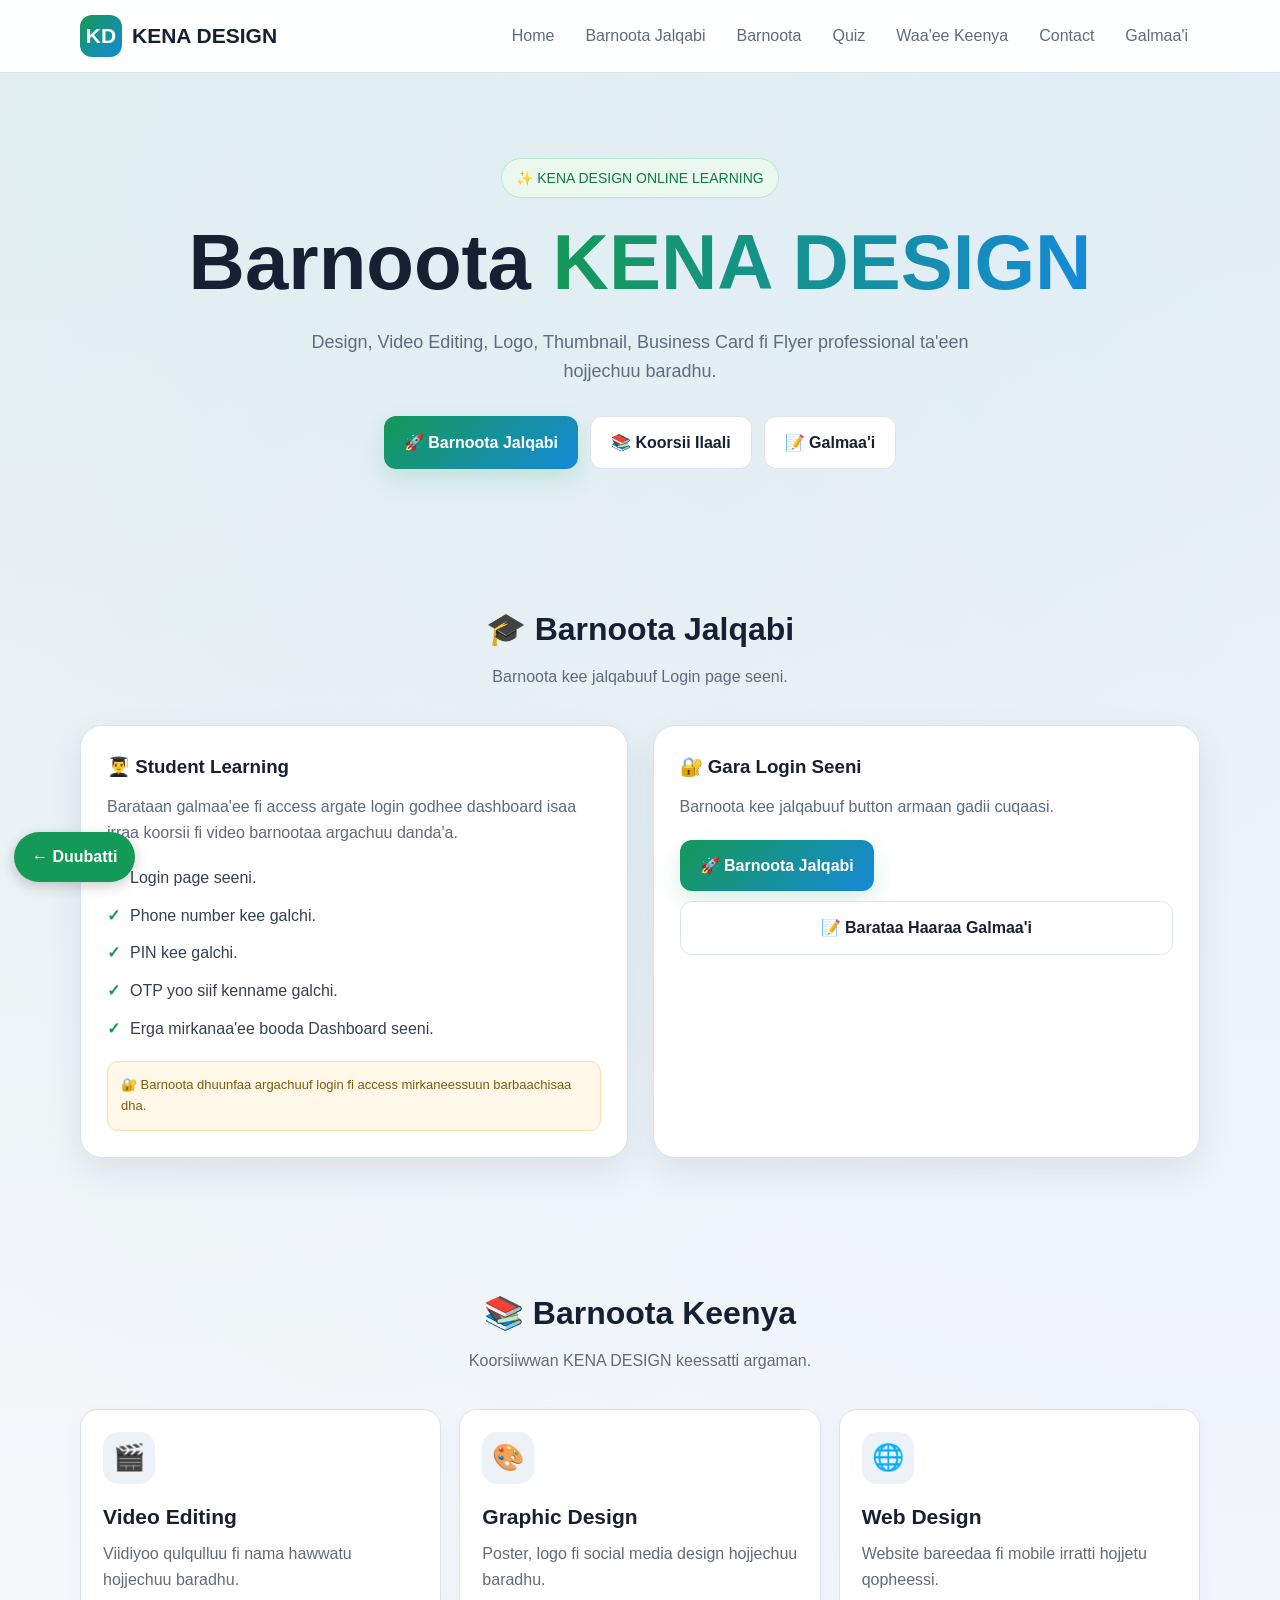
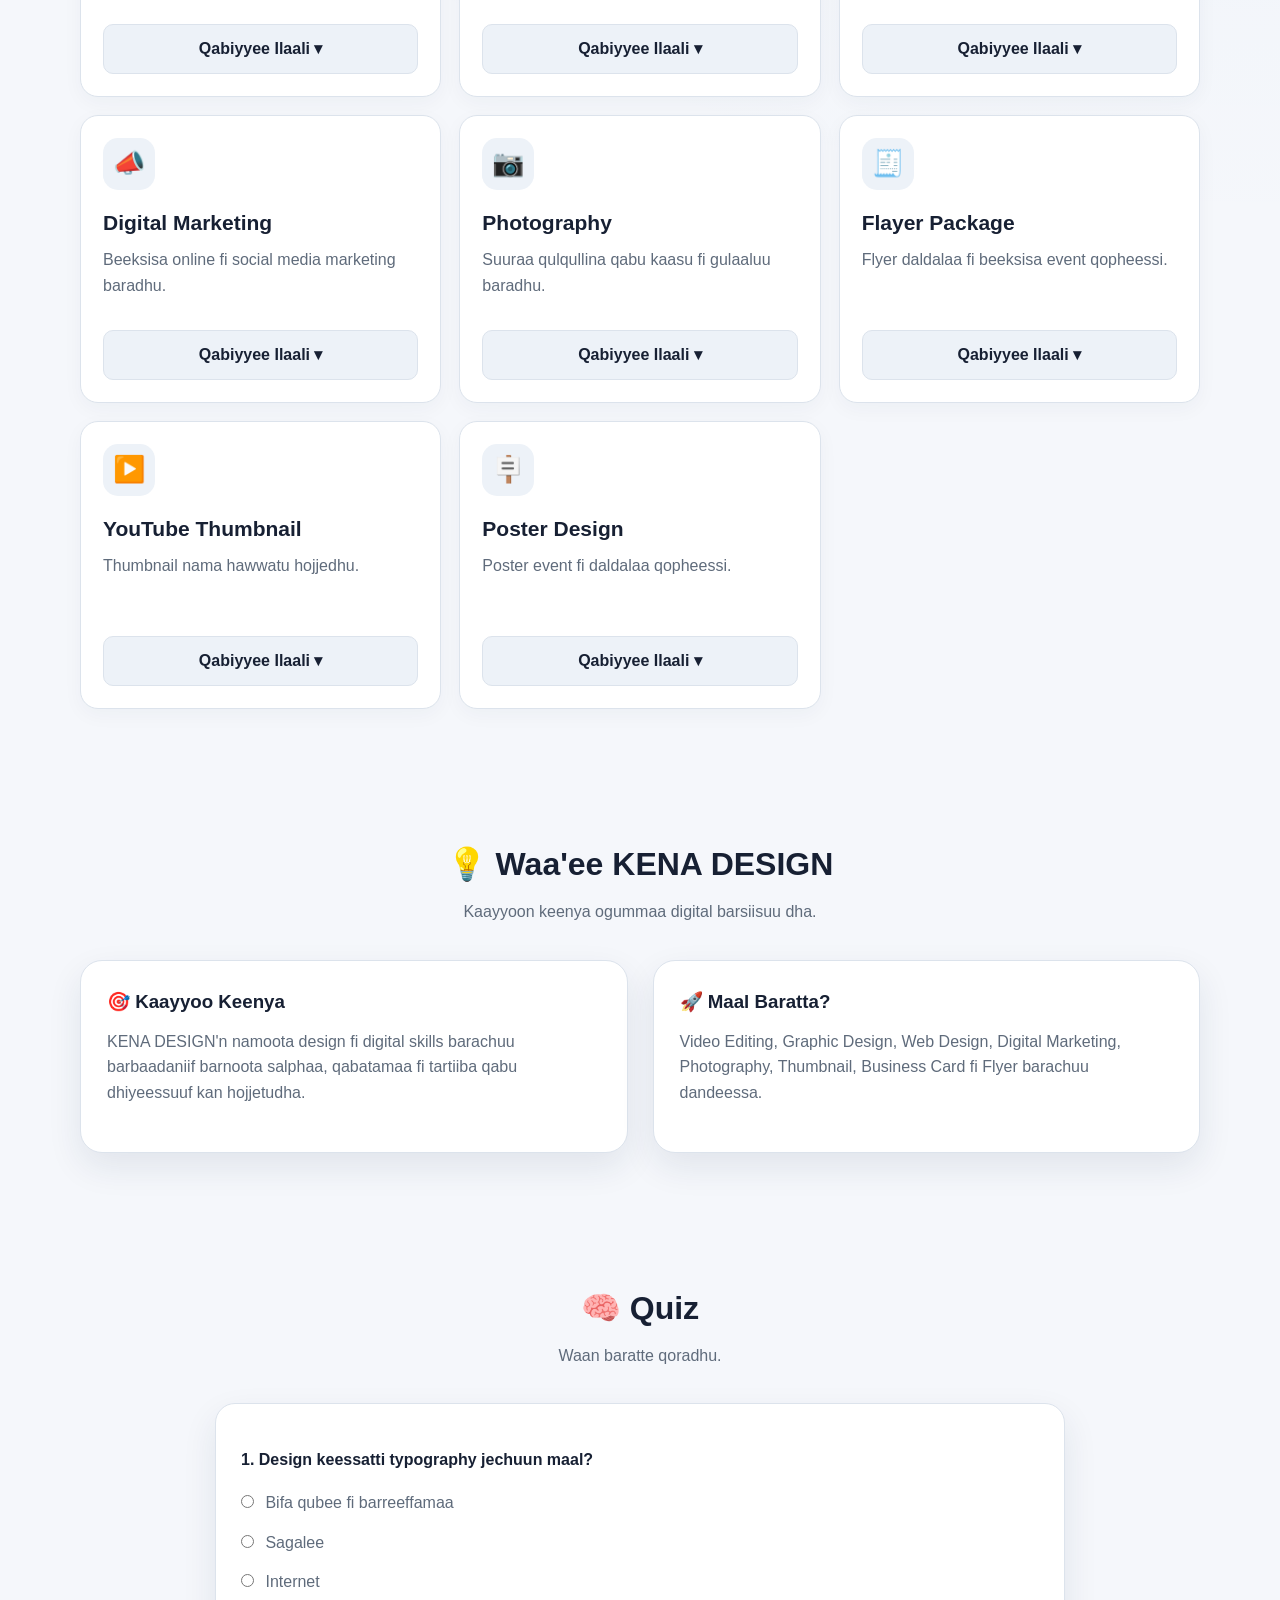
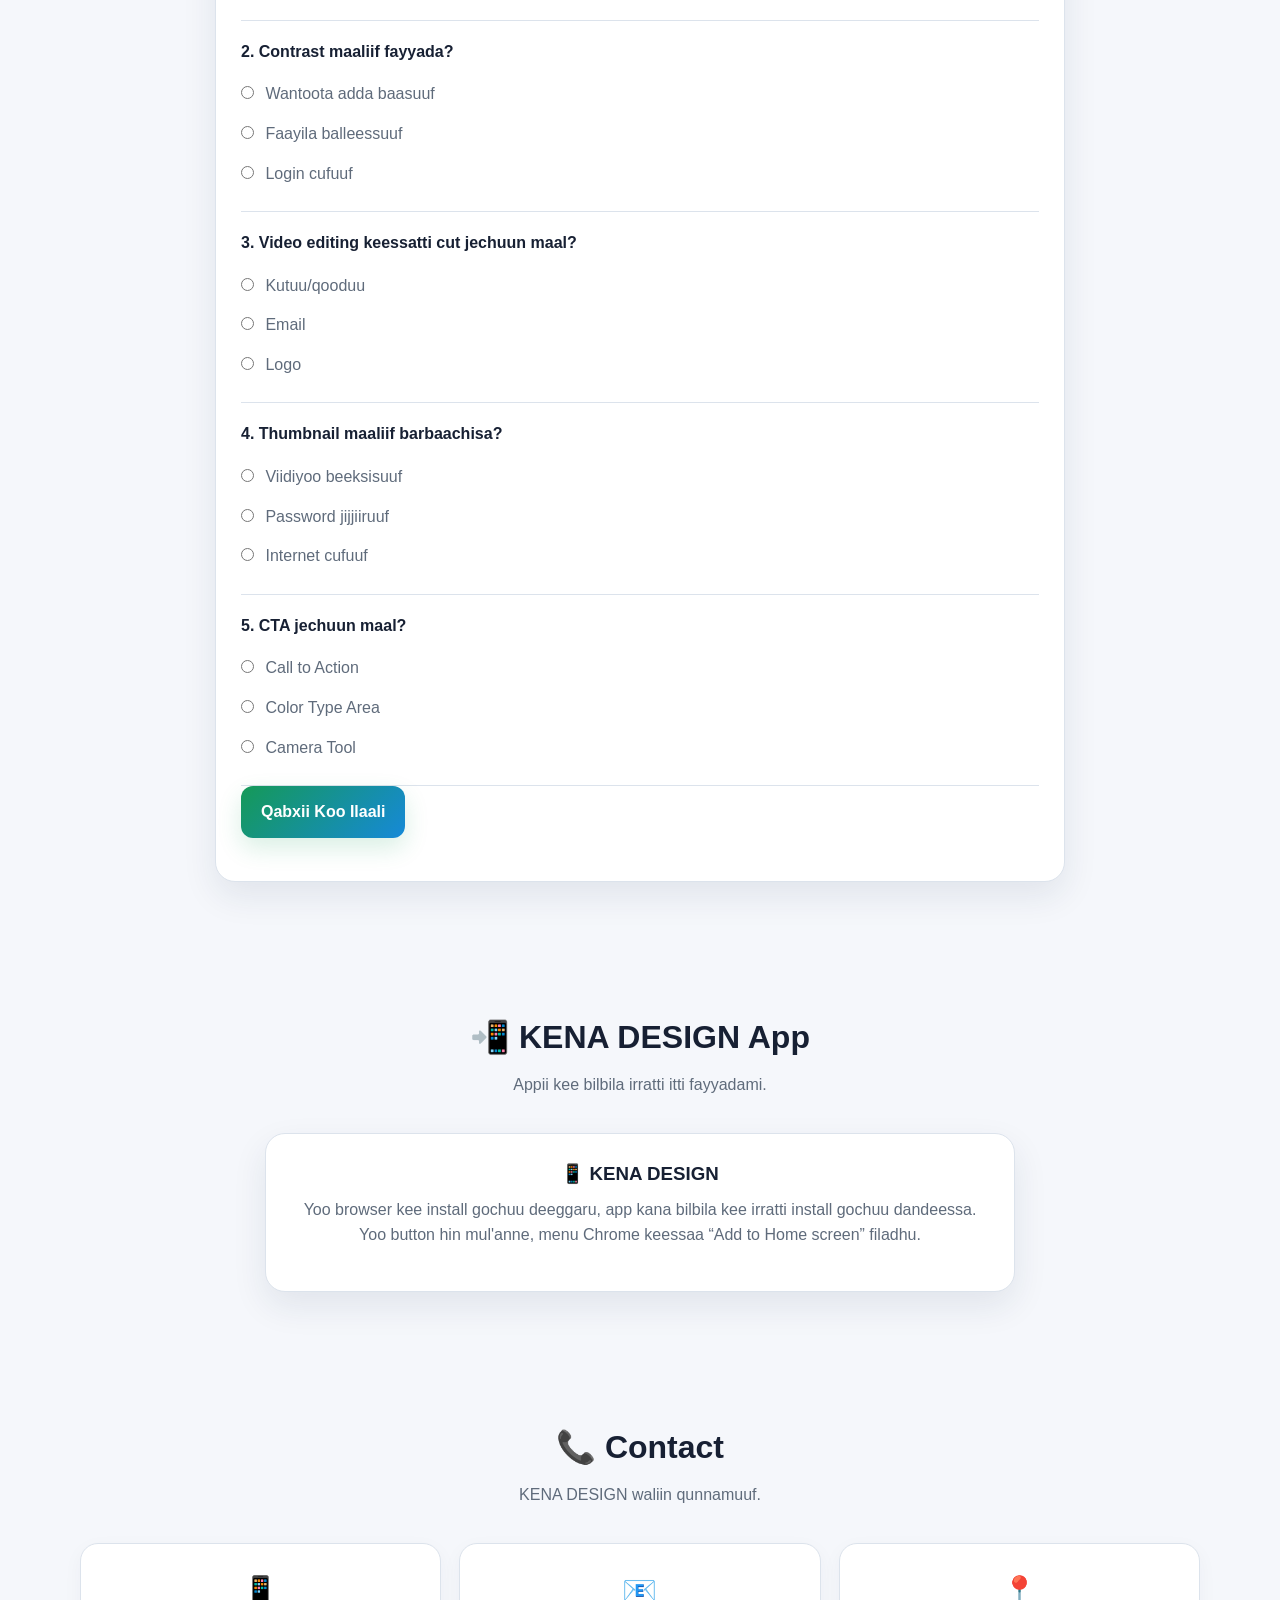
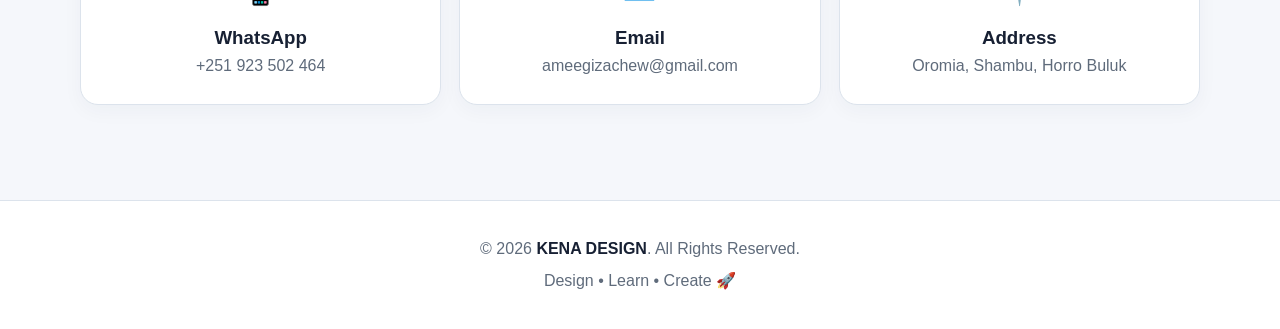
<file: index.html>
<!DOCTYPE html>
<html lang="om">
<head>
<meta charset="UTF-8">
<meta name="viewport" content="width=device-width, initial-scale=1, viewport-fit=cover">

<title>KENA DESIGN | Barnoota Design</title>
<meta name="description" content="KENA DESIGN - Barnoota Graphic Design, Video Editing, Web Design fi Digital Skills.">
<meta name="theme-color" content="#ffffff">
<meta name="mobile-web-app-capable" content="yes">
<meta name="apple-mobile-web-app-capable" content="yes">
<meta name="apple-mobile-web-app-title" content="KENA DESIGN">

<link rel="manifest" href="./manifest.json">
<link rel="icon" href="./icons/icon-192.png" type="image/png">
<link rel="apple-touch-icon" href="./icons/icon-192.png">

<style>
:root {
  --bg:#f5f7fb;
  --panel:#ffffff;
  --panel2:#edf2f8;
  --text:#172033;
  --muted:#5f6b7b;
  --accent:#159957;
  --accent2:#1689d8;
  --border:#dce3ec;
  --shadow:0 14px 35px rgba(24,39,75,.09);
}

* {
  margin:0;
  padding:0;
  box-sizing:border-box;
}

html {
  scroll-behavior:smooth;
  scroll-padding-top:85px;
}

body {
  font-family:Arial,Helvetica,sans-serif;
  background:
    radial-gradient(circle at top right,rgba(22,137,216,.08),transparent 35%),
    radial-gradient(circle at top left,rgba(21,153,87,.07),transparent 30%),
    var(--bg);
  color:var(--text);
  line-height:1.6;
  min-height:100vh;
}

a {
  color:inherit;
  text-decoration:none;
}

button,input {
  font:inherit;
}

button {
  -webkit-tap-highlight-color:transparent;
  cursor:pointer;
}

.container {
  width:min(1120px,92%);
  margin:auto;
}

/* NAVIGATION */
nav {
  position:sticky;
  top:0;
  z-index:1000;
  background:rgba(255,255,255,.97);
  backdrop-filter:blur(14px);
  border-bottom:1px solid var(--border);
}

.nav-inner {
  min-height:72px;
  display:flex;
  align-items:center;
  justify-content:space-between;
  gap:15px;
}

.logo {
  display:flex;
  align-items:center;
  gap:10px;
  font-size:21px;
  font-weight:900;
}

.logo-mark {
  width:42px;
  height:42px;
  display:grid;
  place-items:center;
  border-radius:12px;
  background:linear-gradient(135deg,var(--accent),var(--accent2));
  color:white;
  font-weight:900;
}

.nav-links {
  display:flex;
  align-items:center;
  gap:7px;
}

.nav-links a {
  color:var(--muted);
  padding:10px 12px;
  border-radius:10px;
}

.nav-links a:hover {
  color:var(--text);
  background:var(--panel2);
}

.menu-btn {
  display:none;
  border:1px solid var(--border);
  background:white;
  padding:9px 12px;
  border-radius:10px;
}

/* BUTTONS */
.btn {
  display:inline-flex;
  justify-content:center;
  align-items:center;
  gap:8px;
  border:0;
  border-radius:12px;
  padding:13px 20px;
  font-weight:800;
  text-align:center;
  transition:transform .2s,box-shadow .2s;
}

.btn:hover {
  transform:translateY(-2px);
}

.primary {
  background:linear-gradient(135deg,var(--accent),var(--accent2));
  color:white;
  box-shadow:0 10px 24px rgba(21,153,87,.16);
}

.secondary {
  background:white;
  color:var(--text);
  border:1px solid var(--border);
}

/* HERO */
.hero {
  padding:85px 0 70px;
  text-align:center;
}

.badge {
  display:inline-block;
  padding:8px 14px;
  border:1px solid #b8e8cf;
  background:#eaf8f0;
  color:#117a43;
  border-radius:999px;
  font-size:14px;
  margin-bottom:20px;
}

.hero h1 {
  font-size:clamp(38px,8vw,78px);
  line-height:1.15;
  margin-bottom:20px;
  font-weight:900;
}

.hero h1 span {
  background:linear-gradient(90deg,var(--accent),var(--accent2));
  -webkit-background-clip:text;
  background-clip:text;
  color:transparent;
}

.hero p {
  max-width:700px;
  margin:0 auto 30px;
  color:var(--muted);
  font-size:18px;
}

.hero-actions {
  display:flex;
  justify-content:center;
  flex-wrap:wrap;
  gap:12px;
}

/* SECTIONS */
section {
  padding:65px 0;
}

.section-head {
  text-align:center;
  margin-bottom:35px;
}

.section-head h2 {
  font-size:32px;
  margin-bottom:9px;
}

.section-head p {
  color:var(--muted);
}

/* CARDS */
.access-wrap,
.about-grid {
  display:grid;
  grid-template-columns:1fr 1fr;
  gap:25px;
}

.card,
.about-box {
  background:var(--panel);
  border:1px solid var(--border);
  border-radius:22px;
  padding:26px;
  box-shadow:var(--shadow);
}

.card h3,
.about-box h3 {
  margin-bottom:12px;
}

.access-info p,
.about-box p {
  color:var(--muted);
  margin-bottom:20px;
}

.access-list {
  list-style:none;
  display:grid;
  gap:12px;
}

.access-list li {
  display:flex;
  gap:10px;
  color:#344054;
}

.access-list span {
  color:var(--accent);
  font-weight:bold;
}

.notice {
  margin-top:20px;
  padding:13px;
  border-radius:11px;
  background:#fff8e8;
  border:1px solid #f5dfaa;
  color:#815b0a;
  font-size:13px;
}

/* COURSES */
.course-grid {
  display:grid;
  grid-template-columns:repeat(3,1fr);
  gap:18px;
}

.course {
  background:var(--panel);
  border:1px solid var(--border);
  border-radius:18px;
  padding:22px;
  box-shadow:0 6px 20px rgba(24,39,75,.04);
}

.course:hover {
  border-color:#a9dfc2;
  box-shadow:var(--shadow);
}

.icon {
  width:52px;
  height:52px;
  display:grid;
  place-items:center;
  border-radius:15px;
  background:var(--panel2);
  font-size:26px;
  margin-bottom:16px;
}

.course h3 {
  font-size:21px;
  margin-bottom:8px;
}

.course p {
  color:var(--muted);
  min-height:68px;
  margin-bottom:15px;
}

.course-toggle {
  width:100%;
  padding:11px;
  border:1px solid var(--border);
  background:var(--panel2);
  color:var(--text);
  border-radius:10px;
  font-weight:700;
}

.lesson {
  display:none;
  margin-top:15px;
}

.lesson.open {
  display:block;
}

.lesson ul {
  list-style:none;
  color:var(--muted);
  padding:10px 0;
}

.lesson li {
  padding:5px 0;
}

/* QUIZ */
.quiz-box {
  max-width:850px;
  margin:auto;
  background:white;
  border:1px solid var(--border);
  border-radius:20px;
  padding:25px;
  box-shadow:var(--shadow);
}

.q {
  padding:18px 0;
  border-bottom:1px solid var(--border);
}

.q b {
  display:block;
  margin-bottom:10px;
}

.q label {
  display:block;
  color:var(--muted);
  padding:7px 0;
  cursor:pointer;
}

.q input {
  margin-right:7px;
  accent-color:var(--accent);
}

.result {
  margin-top:18px;
  font-size:20px;
  font-weight:900;
  color:var(--accent);
}

/* CONTACT */
.contact-grid {
  display:grid;
  grid-template-columns:repeat(3,1fr);
  gap:18px;
}

.contact-card {
  text-align:center;
  background:white;
  border:1px solid var(--border);
  border-radius:18px;
  padding:25px;
  box-shadow:0 6px 20px rgba(24,39,75,.04);
}

.contact-card .big {
  font-size:28px;
  margin-bottom:10px;
}

.contact-card p {
  color:var(--muted);
  overflow-wrap:anywhere;
}

/* INSTALL */
.install-box {
  max-width:750px;
  margin:auto;
  text-align:center;
  background:white;
  border:1px solid var(--border);
  border-radius:20px;
  padding:25px;
  box-shadow:var(--shadow);
}

.install-box p {
  color:var(--muted);
  margin:8px 0 18px;
}

#installBtn {
  display:none;
}

/* FOOTER */
footer {
  margin-top:30px;
  padding:35px 0;
  border-top:1px solid var(--border);
  text-align:center;
  color:var(--muted);
  background:white;
}

footer strong {
  color:var(--text);
}

/* RESPONSIVE */
@media(max-width:900px) {
  .course-grid {
    grid-template-columns:repeat(2,1fr);
  }

  .access-wrap,
  .about-grid {
    grid-template-columns:1fr;
  }

  .contact-grid {
    grid-template-columns:1fr 1fr;
  }
}

@media(max-width:680px) {
  .nav-links {
    display:none;
    position:absolute;
    left:4%;
    right:4%;
    top:72px;
    padding:10px;
    background:white;
    border:1px solid var(--border);
    border-radius:14px;
    flex-direction:column;
    align-items:stretch;
    box-shadow:var(--shadow);
  }

  .nav-links.active {
    display:flex;
  }

  .nav-links a {
    width:100%;
  }

  .menu-btn {
    display:block;
  }

  .hero {
    padding:60px 0 45px;
  }

  section {
    padding:50px 0;
  }

  .course-grid,
  .contact-grid {
    grid-template-columns:1fr;
  }

  .card,
  .quiz-box,
  .about-box {
    padding:20px;
  }
}

@media(prefers-reduced-motion:reduce) {
  *,
  *::before,
  *::after {
    scroll-behavior:auto!important;
    transition:none!important;
  }
}
</style>
</head>

<body>
<!-- KENA DESIGN BACK BUTTON -->
<button id="appBackButton" type="button" aria-label="Duubatti">
  ← Duubatti
</button>

<style>
#appBackButton {
  position: fixed;
  left: 14px;
  bottom: 18px;
  z-index: 99999;
  display: block;
  padding: 12px 18px;
  border: none;
  border-radius: 30px;
  background: #159957;
  color: #ffffff;
  font-size: 16px;
  font-weight: bold;
  box-shadow: 0 4px 14px #0003;
  cursor: pointer;
}

#appBackButton:active {
  transform: scale(0.96);
}
</style>

<script>
(function () {
  const backButton = document.getElementById("appBackButton");

  backButton.addEventListener("click", function () {
    if (window.history.length > 1) {
      window.history.back();
    } else {
      window.location.href = "./index.html";
    }
  });
})();
</script>
<nav>
  <div class="container nav-inner">

    <a href="#home" class="logo">
      <span class="logo-mark">KD</span>
      <span>KENA DESIGN</span>
    </a>

    <button class="menu-btn" id="menuBtn" type="button"
      aria-label="Menu bani" aria-expanded="false">☰</button>

    <div class="nav-links" id="navLinks">
      <a href="#home">Home</a>
      <a href="#access">Barnoota Jalqabi</a>
      <a href="#courses">Barnoota</a>
      <a href="#quiz">Quiz</a>
      <a href="#about">Waa'ee Keenya</a>
      <a href="#contact">Contact</a>
      <a href="register.html">Galmaa'i</a>
    </div>

  </div>
</nav>

<header class="hero" id="home">
  <div class="container">

    <div class="badge">✨ KENA DESIGN ONLINE LEARNING</div>

    <h1>Barnoota <span>KENA DESIGN</span></h1>

    <p>
      Design, Video Editing, Logo, Thumbnail, Business Card
      fi Flyer professional ta'een hojjechuu baradhu.
    </p>

    <div class="hero-actions">
      <a href="https://ameegizachew-kena.github.io/kena-design-/login.html"
   class="btn primary">
  🚀 Barnoota Jalqabi
</a>
      <a href="#courses" class="btn secondary">📚 Koorsii Ilaali</a>
      <a href="register.html" class="btn secondary">📝 Galmaa'i</a>
    </div>

  </div>
</header>

<section id="access">
  <div class="container">

    <div class="section-head">
      <h2>🎓 Barnoota Jalqabi</h2>
      <p>Barnoota kee jalqabuuf Login page seeni.</p>
    </div>

    <div class="access-wrap">

      <div class="card access-info">
        <h3>👨‍🎓 Student Learning</h3>

        <p>
          Barataan galmaa'ee fi access argate login godhee
          dashboard isaa irraa koorsii fi video barnootaa argachuu danda'a.
        </p>

        <ul class="access-list">
          <li><span>✓</span><div>Login page seeni.</div></li>
          <li><span>✓</span><div>Phone number kee galchi.</div></li>
          <li><span>✓</span><div>PIN kee galchi.</div></li>
          <li><span>✓</span><div>OTP yoo siif kenname galchi.</div></li>
          <li><span>✓</span><div>Erga mirkanaa'ee booda Dashboard seeni.</div></li>
        </ul>

        <div class="notice">
          🔐 Barnoota dhuunfaa argachuuf login fi access
          mirkaneessuun barbaachisaa dha.
        </div>
      </div>

      <div class="card">
        <h3>🔐 Gara Login Seeni</h3>

        <p style="color:var(--muted);margin-bottom:20px;">
          Barnoota kee jalqabuuf button armaan gadii cuqaasi.
        </p>

        <a href="https://ameegizachew-kena.github.io/kena-design-/login.html"
   class="btn primary">
  🚀 Barnoota Jalqabi
</a>

        <a href="register.html" class="btn secondary"
           style="width:100%;margin-top:10px;">
          📝 Barataa Haaraa Galmaa'i
        </a>
      </div>

    </div>
  </div>
</section>

<section id="courses">
  <div class="container">

    <div class="section-head">
      <h2>📚 Barnoota Keenya</h2>
      <p>Koorsiiwwan KENA DESIGN keessatti argaman.</p>
    </div>

    <div id="courseGrid" class="course-grid"></div>

  </div>
</section>

<section id="about">
  <div class="container">

    <div class="section-head">
      <h2>💡 Waa'ee KENA DESIGN</h2>
      <p>Kaayyoon keenya ogummaa digital barsiisuu dha.</p>
    </div>

    <div class="about-grid">

      <div class="about-box">
        <h3>🎯 Kaayyoo Keenya</h3>
        <p>
          KENA DESIGN'n namoota design fi digital skills barachuu
          barbaadaniif barnoota salphaa, qabatamaa fi tartiiba qabu
          dhiyeessuuf kan hojjetudha.
        </p>
      </div>

      <div class="about-box">
        <h3>🚀 Maal Baratta?</h3>
        <p>
          Video Editing, Graphic Design, Web Design, Digital Marketing,
          Photography, Thumbnail, Business Card fi Flyer barachuu dandeessa.
        </p>
      </div>

    </div>
  </div>
</section>

<section id="quiz">
  <div class="container">

    <div class="section-head">
      <h2>🧠 Quiz</h2>
      <p>Waan baratte qoradhu.</p>
    </div>

    <div id="quizBox" class="quiz-box"></div>

  </div>
</section>

<section id="install">
  <div class="container">

    <div class="section-head">
      <h2>📲 KENA DESIGN App</h2>
      <p>Appii kee bilbila irratti itti fayyadami.</p>
    </div>

    <div class="install-box">
      <h3>📱 KENA DESIGN</h3>

      <p>
        Yoo browser kee install gochuu deeggaru, app kana bilbila kee
        irratti install gochuu dandeessa. Yoo button hin mul'anne,
        menu Chrome keessaa “Add to Home screen” filadhu.
      </p>

      <button id="installBtn" class="btn primary" type="button">
        📲 Install App
      </button>

      <p id="installMessage" aria-live="polite"></p>
    </div>

  </div>
</section>

<section id="contact">
  <div class="container">

    <div class="section-head">
      <h2>📞 Contact</h2>
      <p>KENA DESIGN waliin qunnamuuf.</p>
    </div>

    <div class="contact-grid">

      <div class="contact-card">
        <div class="big">📱</div>
        <h3>WhatsApp</h3>
        <p><a href="https://wa.me/251923502464">+251 923 502 464</a></p>
      </div>

      <div class="contact-card">
        <div class="big">📧</div>
        <h3>Email</h3>
        <p><a href="mailto:ameegizachew@gmail.com">ameegizachew@gmail.com</a></p>
      </div>

      <div class="contact-card">
        <div class="big">📍</div>
        <h3>Address</h3>
        <p>Oromia, Shambu, Horro Buluk</p>
      </div>

    </div>
  </div>
</section>

<footer>
  <div class="container">
    <p>© 2026 <strong>KENA DESIGN</strong>. All Rights Reserved.</p>
    <p style="margin-top:7px;">Design • Learn • Create 🚀</p>
  </div>
</footer>

<script>
"use strict";

/*
  LINKII BARBAACHISAA:
  Faayiloonni login.html fi register.html repo keessa jiraachuu qabu.
  APK keessatti relative link fayyadami; https://localhost/login.html hin fayyadamin.
*/

const menuBtn = document.getElementById("menuBtn");
const navLinks = document.getElementById("navLinks");

menuBtn.addEventListener("click", function() {
  const opened = navLinks.classList.toggle("active");
  menuBtn.setAttribute("aria-expanded", String(opened));
  menuBtn.textContent = opened ? "✕" : "☰";
});

navLinks.querySelectorAll("a").forEach(function(link) {
  link.addEventListener("click", function() {
    navLinks.classList.remove("active");
    menuBtn.setAttribute("aria-expanded", "false");
    menuBtn.textContent = "☰";
  });
});

/* COURSES */
const courses = [
  {
    icon:"🎬",
    title:"Video Editing",
    desc:"Viidiyoo qulqulluu fi nama hawwatu hojjechuu baradhu.",
    lessons:["Cut fi trim gochuu","Transition fi effect","Text fi subtitle","Music fi audio","Export qulqullina gaariin"]
  },
  {
    icon:"🎨",
    title:"Graphic Design",
    desc:"Poster, logo fi social media design hojjechuu baradhu.",
    lessons:["Design basics","Typography","Color palette","Layout fi composition","Export"]
  },
  {
    icon:"🌐",
    title:"Web Design",
    desc:"Website bareedaa fi mobile irratti hojjetu qopheessi.",
    lessons:["HTML basics","CSS basics","Responsive design","Links fi forms","Publish website"]
  },
  {
    icon:"📣",
    title:"Digital Marketing",
    desc:"Beeksisa online fi social media marketing baradhu.",
    lessons:["Marketing basics","Content plan","Social media","Audience","Measure results"]
  },
  {
    icon:"📷",
    title:"Photography",
    desc:"Suuraa qulqullina qabu kaasu fi gulaaluu baradhu.",
    lessons:["Camera basics","Lighting","Composition","Editing","Export"]
  },
  {
    icon:"🧾",
    title:"Flayer Package",
    desc:"Flyer daldalaa fi beeksisa event qopheessi.",
    lessons:["Headline","Color","Image placement","Call to action","Export"]
  },
  {
    icon:"▶️",
    title:"YouTube Thumbnail",
    desc:"Thumbnail nama hawwatu hojjedhu.",
    lessons:["Canvas size","Composition","Text","Contrast","Export"]
  },
  {
    icon:"🪧",
    title:"Poster Design",
    desc:"Poster event fi daldalaa qopheessi.",
    lessons:["Purpose","Typography","Color","Layout","Export"]
  }
];

const courseGrid = document.getElementById("courseGrid");

courseGrid.innerHTML = courses.map(function(course,index) {
  return `
    <article class="course">
      <div class="icon">${course.icon}</div>
      <h3>${course.title}</h3>
      <p>${course.desc}</p>

      <button class="course-toggle" type="button"
        aria-expanded="false" aria-controls="lesson${index}"
        data-index="${index}">
        Qabiyyee Ilaali ▾
      </button>

      <div class="lesson" id="lesson${index}">
        <ul>
          ${course.lessons.map(function(item) {
            return `<li>✓ ${item}</li>`;
          }).join("")}
        </ul>

        <a class="btn primary" style="width:100%;" href="login.html">
          🔐 Login godhi
        </a>
      </div>
    </article>
  `;
}).join("");

document.querySelectorAll(".course-toggle").forEach(function(button) {
  button.addEventListener("click", function() {
    const lesson = document.getElementById("lesson" + button.dataset.index);
    const opened = lesson.classList.toggle("open");

    button.setAttribute("aria-expanded", String(opened));
    button.textContent = opened ? "Qabiyyee Cufi ▴" : "Qabiyyee Ilaali ▾";
  });
});

/* QUIZ */
const questions = [
  ["Design keessatti typography jechuun maal?",["Bifa qubee fi barreeffamaa","Sagalee","Internet"],0],
  ["Contrast maaliif fayyada?",["Wantoota adda baasuuf","Faayila balleessuuf","Login cufuuf"],0],
  ["Video editing keessatti cut jechuun maal?",["Kutuu/qooduu","Email","Logo"],0],
  ["Thumbnail maaliif barbaachisa?",["Viidiyoo beeksisuuf","Password jijjiiruuf","Internet cufuuf"],0],
  ["CTA jechuun maal?",["Call to Action","Color Type Area","Camera Tool"],0]
];

const quizBox = document.getElementById("quizBox");

quizBox.innerHTML = questions.map(function(question,index) {
  return `
    <div class="q">
      <b>${index + 1}. ${question[0]}</b>
      ${question[1].map(function(option,optionIndex) {
        return `
          <label>
            <input type="radio" name="q${index}" value="${optionIndex}">
            ${option}
          </label>
        `;
      }).join("")}
    </div>
  `;
}).join("") + `
  <button type="button" class="btn primary" id="quizSubmit">
    Qabxii Koo Ilaali
  </button>
  <div id="result" class="result" aria-live="polite"></div>
`;

document.getElementById("quizSubmit").addEventListener("click",function() {
  let score = 0;
  let answered = 0;

  questions.forEach(function(question,index) {
    const answer = document.querySelector('input[name="q' + index + '"]:checked');

    if(answer) {
      answered++;
      if(Number(answer.value) === question[2]) score++;
    }
  });

  const result = document.getElementById("result");

  if(answered !== questions.length) {
    result.textContent = "Maaloo gaaffii hunda deebisi. Deebifte: " +
      answered + "/" + questions.length;
    return;
  }

  result.textContent = "Qabxii kee: " + score + "/" +
    questions.length + " 🎉";
});

/* PWA INSTALL */
let deferredInstallPrompt = null;
const installBtn = document.getElementById("installBtn");
const installMessage = document.getElementById("installMessage");

window.addEventListener("beforeinstallprompt",function(event) {
  event.preventDefault();
  deferredInstallPrompt = event;
  installBtn.style.display = "inline-flex";
  installMessage.textContent = "";
});

installBtn.addEventListener("click",async function() {
  if(!deferredInstallPrompt) {
    installMessage.textContent =
      'Chrome menu bani, "Add to Home screen" filadhu.';
    return;
  }

  deferredInstallPrompt.prompt();
  await deferredInstallPrompt.userChoice;
  deferredInstallPrompt = null;
  installBtn.style.display = "none";
});

window.addEventListener("appinstalled",function() {
  installBtn.style.display = "none";
  installMessage.textContent = "KENA DESIGN app install ta'eera. ✓";
});

/* SERVICE WORKER */
if("serviceWorker" in navigator && location.protocol === "https:") {
  window.addEventListener("load",function() {
    navigator.serviceWorker.register("./service-worker.js")
      .catch(function(error) {
        console.error("Service worker error:",error);
      });
  });
}
</script>

</body>
</html>
</file>
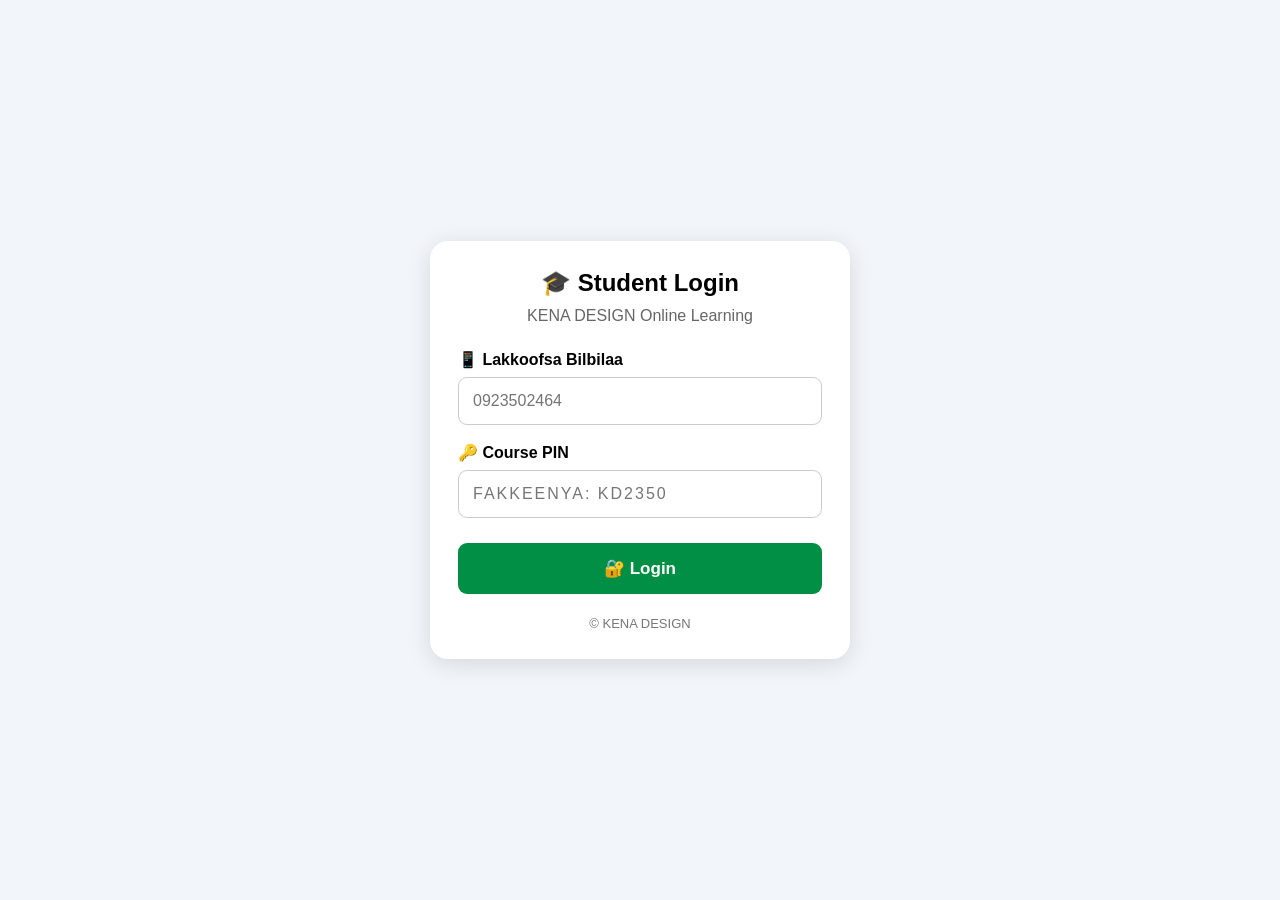
<file: dashboard.html>
<!DOCTYPE html>
<html lang="om">
<head>
<meta charset="UTF-8">
<meta name="viewport" content="width=device-width, initial-scale=1">
<title>KENA DESIGN - Student Dashboard</title>

<style>
*{box-sizing:border-box;margin:0;padding:0}

body{
  font-family:Arial,sans-serif;
  background:#f3f7fb;
  color:#102a43;
  line-height:1.6
}

header{
  background:#fff;
  padding:15px;
  border-bottom:1px solid #dce6ee;
  position:sticky;
  top:0;
  z-index:10
}

.nav{
  max-width:1100px;
  margin:auto;
  display:flex;
  justify-content:space-between;
  align-items:center;
  gap:12px
}

.logo{font-size:22px;font-weight:bold}
.logo span{color:#10a878}

button,.btn{
  border:0;
  border-radius:9px;
  padding:11px 15px;
  font-weight:bold;
  cursor:pointer;
  text-decoration:none;
  display:inline-block
}

.logout{background:#ef4444;color:white}
.primary{background:#10a878;color:white}

.container{max-width:1100px;margin:auto;padding:22px 15px}

.welcome,.section{
  background:white;
  border:1px solid #dce8f0;
  border-radius:16px;
  padding:22px;
  margin-bottom:22px
}

.welcome{
  background:linear-gradient(120deg,#e8fbf3,#f0f8ff)
}

h1{font-size:25px;margin-bottom:8px}
h2{font-size:21px;margin-bottom:12px}
.muted{color:#63798d}

.info{
  background:white;
  border:1px solid #dce8f0;
  border-radius:9px;
  padding:12px;
  margin-top:12px;
  overflow-wrap:anywhere
}

.grid{
  display:grid;
  grid-template-columns:repeat(2,minmax(0,1fr));
  gap:15px
}

.card{
  border:1px solid #d7e5ee;
  background:#f9fcff;
  border-radius:13px;
  padding:17px;
  min-width:0
}

.icon{font-size:30px}
.card h3{margin:5px 0}
.card p{color:#63798d;margin-bottom:13px}

.btn{background:#10a878;color:white}
.btn:hover,.primary:hover{background:#087c59}

.secondary{background:#e6f5ef;color:#087c59}

.notice{
  background:#fff8e6;
  color:#76580b;
  border:1px solid #f1dfa4;
  border-radius:10px;
  padding:13px;
  margin-top:15px
}

.progress{margin-top:18px}
.bar{
  height:12px;
  background:#dce7ee;
  border-radius:20px;
  overflow:hidden;
  margin:9px 0
}
.fill{
  height:100%;
  width:0;
  background:#10a878;
  transition:width .3s
}

.hidden{display:none!important}

footer{text-align:center;padding:25px;color:#71869a}

@media(max-width:600px){
  .grid{grid-template-columns:1fr}
  .welcome,.section{padding:16px}
  h1{font-size:22px}
}
</style>
</head>

<body>

<header>
  <div class="nav">
    <div class="logo">KENA <span>DESIGN</span></div>
    <button class="logout" onclick="logout()">Logout</button>
  </div>
</header>

<main class="container">

  <section class="welcome">
    <h1>👋 Baga nagaan dhuftan, <span id="welcomeName">Barataa!</span></h1>
    <p>KENA DESIGN Learning Platform irratti barnoota kee itti fufi.</p>

    <div class="info">
      👤 <strong>Maqaa:</strong>
      <span id="studentName">-</span>
    </div>

    <div class="info">
      🎓 <strong>Course kee:</strong>
      <span id="studentCourse">-</span>
    </div>
  </section>

  <section class="section" id="courseSection">
    <h2>📚 Course Koo</h2>
    <p class="muted">Course kee filadhu; achii booda barnoota kee bani.</p>
    <div class="grid" id="courseList"></div>
  </section>

  <section class="section hidden" id="lessonSection">
    <button class="secondary" onclick="showCourses()">← Course Deebi'i</button>

    <h2 id="courseTitle" style="margin-top:16px">Barnoota</h2>
    <p class="muted" id="courseDescription"></p>

    <div class="grid" id="lessonList" style="margin-top:18px"></div>

    <div class="notice hidden" id="lessonNotice"></div>

    <div class="progress">
      <strong>📊 Progress Barnootaa</strong>
      <div class="bar"><div class="fill" id="progressFill"></div></div>
      <p class="muted" id="progressText">Barnoota kee jalqabi.</p>
    </div>
  </section>

</main>

<footer>© 2026 KENA DESIGN • Learning Platform</footer>

<script>
function checkLogin(){
  const loggedIn = localStorage.getItem("loggedIn");
  const savedStudent = localStorage.getItem("student");

  if(loggedIn !== "true" || !savedStudent){
    location.href = "login.html";
    return null;
  }

  try{
    return JSON.parse(savedStudent);
  }catch(e){
    localStorage.removeItem("student");
    localStorage.removeItem("loggedIn");
    location.href = "login.html";
    return null;
  }
}

function normalize(value){
  return String(value || "")
    .trim()
    .toLowerCase()
    .replace(/[_-]+/g," ")
    .replace(/\s+/g," ");
}

/* COURSE LIST */

const courses = [
  {
    id:"graphic design",
    title:"Graphic Design",
    icon:"🎨",
    description:"PixelLab, logo, flyer, poster fi business card."
  },
  {
    id:"video editing",
    title:"Video Editing",
    icon:"🎬",
    description:"Cutting, transitions, music, effects fi video editing."
  },
  {
    id:"web design",
    title:"Web Design",
    icon:"🌐",
    description:"HTML, CSS, JavaScript fi website design."
  },
  {
    id:"digital marketing",
    title:"Digital Marketing",
    icon:"📱",
    description:"Social media, content fi digital promotion."
  },
  {
    id:"photography",
    title:"Photography",
    icon:"📸",
    description:"Camera, lighting, portrait fi photo editing."
  },
  {
    id:"flayer package",
    title:"Flayer Package",
    icon:"📰",
    description:"Flyer, advertisement fi promotional design."
  },
  {
    id:"youtube thumbnail",
    title:"YouTube Thumbnail",
    icon:"▶️",
    description:"Thumbnail nama harkisu fi professional."
  },
  {
    id:"poster design",
    title:"Poster Design",
    icon:"🖼️",
    description:"Event, business fi promotional poster."
  }
];

/* LESSON TITLES */

const graphicLessons = [
 "PixelLab Bu'uuraa",
 "Font Haaraa Dabaluu",
 "Logo Design Jalqabuu",
 "Halluu Walitti Simsiisuu",
 "Font fi Typography",
 "Alignment fi Spacing",
 "Background Design",
 "Shapes fi Elements",
 "Text Effects",
 "Gradient Design",
 "Suuraa Galchuu",
 "Background Suuraa Haquu",
 "Layers Fayyadamuu",
 "Professional Logo Design",
 "Business Card Design",
 "YouTube Thumbnail Design",
 "YouTube Channel Banner",
 "Facebook Post Design",
 "Instagram Post Design",
 "Flyer Design",
 "Event Poster Design",
 "Wedding Invitation Design",
 "Birthday Poster Design",
 "Photo Manipulation",
 "Double Exposure Effect",
 "Product Advertisement",
 "Brand Identity",
 "Layout fi Composition",
 "Project Hojiirra Oolchuu",
 "Final Assignment"
];

const videoLessons = [
 "Video Editing Bu'uuraa",
 "CapCut Install fi Setup",
 "Video Import Gochuu",
 "Cut fi Trim",
 "Video Walitti Qabuu",
 "Music Dabaluu",
 "Voice-over",
 "Text fi Subtitle",
 "Transitions",
 "Video Effects",
 "Slow Motion",
 "Speed Ramp",
 "Green Screen",
 "Background Haquu",
 "Color Correction",
 "Cinematic Color Grading",
 "Video Stabilization",
 "Sound Effects",
 "Audio Editing",
 "Reels fi TikTok Video",
 "YouTube Video Editing",
 "Wedding Video Editing",
 "Birthday Video Editing",
 "Photo Slideshow",
 "Logo Animation",
 "Intro fi Outro",
 "Export Settings",
 "Professional Editing",
 "Project Hojiirra Oolchuu",
 "Final Assignment"
];

const flyerLessons = [
 "Flyer Design Bu'uuraa",
 "Canva fi PixelLab Setup",
 "Flyer Layout",
 "Halluu Filachuu",
 "Font Filachuu",
 "Suuraa Filachuu",
 "Background Design",
 "Text Effects",
 "Business Flyer",
 "Sale Promotion Flyer",
 "Restaurant Flyer",
 "Photography Flyer",
 "Wedding Flyer",
 "Birthday Flyer",
 "Event Flyer",
 "Community Event Flyer",
 "School Advertisement",
 "Product Advertisement",
 "Social Media Flyer",
 "Real Estate Flyer",
 "Beauty Salon Flyer",
 "Music Event Flyer",
 "Professional Service Flyer",
 "Image Manipulation",
 "Logo fi Branding",
 "Flyer 3D Effect",
 "Flyer Printing",
 "Resolution fi Export",
 "Client Project",
 "Final Assignment"
];

const webLessons = [
 "HTML Bu'uuraa",
 "HTML Tags",
 "Headings fi Paragraphs",
 "Links fi Images",
 "Lists fi Tables",
 "Forms",
 "CSS Bu'uuraa",
 "Colors fi Backgrounds",
 "Fonts fi Text",
 "Box Model",
 "Margins fi Padding",
 "Flexbox",
 "CSS Grid",
 "Responsive Design",
 "Navigation Bar",
 "Buttons",
 "Cards",
 "Website Layout",
 "JavaScript Bu'uuraa",
 "Variables",
 "Functions",
 "Events",
 "Form Validation",
 "DOM Bu'uuraa",
 "Interactive Website",
 "Website Security Bu'uuraa",
 "Website Testing",
 "Website Publishing",
 "Project Hojiirra Oolchuu",
 "Final Assignment"
];

const marketingLessons = [
 "Digital Marketing Bu'uuraa",
 "Target Audience",
 "Branding",
 "Content Planning",
 "Content Creation",
 "Social Media Marketing",
 "Facebook Page",
 "Instagram Marketing",
 "TikTok Marketing",
 "YouTube Marketing",
 "Content Calendar",
 "Copywriting",
 "Hashtags",
 "Audience Engagement",
 "Customer Service",
 "Product Promotion",
 "Organic Marketing",
 "Paid Advertising Bu'uuraa",
 "Ad Objectives",
 "Campaign Planning",
 "Marketing Budget",
 "Landing Pages",
 "Email Marketing",
 "WhatsApp Business",
 "Analytics Bu'uuraa",
 "Measuring Results",
 "Marketing Strategy",
 "Brand Growth",
 "Campaign Project",
 "Final Assignment"
];

const photographyLessons = [
 "Photography Bu'uuraa",
 "Camera Settings",
 "Exposure",
 "Aperture",
 "Shutter Speed",
 "ISO",
 "Composition",
 "Rule of Thirds",
 "Lighting Bu'uuraa",
 "Natural Light",
 "Studio Lighting",
 "Portrait Photography",
 "Outdoor Photography",
 "Product Photography",
 "Wedding Photography",
 "Event Photography",
 "Background Selection",
 "Focus fi Sharpness",
 "Lens Bu'uuraa",
 "Camera Angles",
 "Photo Editing",
 "Color Correction",
 "Retouching Bu'uuraa",
 "Photo Organization",
 "Client Communication",
 "Photography Branding",
 "Portfolio Uumuu",
 "Print Preparation",
 "Practical Project",
 "Final Assignment"
];

const thumbnailLessons = [
 "Thumbnail Bu'uuraa",
 "YouTube Thumbnail Size",
 "Background Selection",
 "Background Removal",
 "Text Design",
 "Font Selection",
 "Color Contrast",
 "Image Selection",
 "Cutout Effect",
 "Shadow Effects",
 "Outline Effects",
 "Face Expression",
 "Composition",
 "Visual Hierarchy",
 "Curiosity in Design",
 "Gaming Thumbnail",
 "Educational Thumbnail",
 "Vlog Thumbnail",
 "News Thumbnail",
 "Product Thumbnail",
 "Photo Manipulation",
 "Color Grading",
 "Brand Consistency",
 "Mobile Readability",
 "A/B Testing Bu'uuraa",
 "Thumbnail Templates",
 "Export Settings",
 "Client Brief",
 "Practical Project",
 "Final Assignment"
];

const posterLessons = [
 "Poster Design Bu'uuraa",
 "Poster Layout",
 "Typography",
 "Color Combination",
 "Image Selection",
 "Background Design",
 "Visual Hierarchy",
 "Event Poster",
 "Business Poster",
 "Promotion Poster",
 "Concert Poster",
 "Wedding Poster",
 "Birthday Poster",
 "School Poster",
 "Community Event Poster",
 "Product Poster",
 "Sports Poster",
 "Social Media Poster",
 "Text Effects",
 "Image Manipulation",
 "Shapes fi Elements",
 "Logo Placement",
 "Spacing fi Alignment",
 "Poster Branding",
 "Print Resolution",
 "Poster Export",
 "Poster Mockup",
 "Client Brief",
 "Practical Project",
 "Final Assignment"
];

const lessonTitles = {
  "graphic design":graphicLessons,
  "video editing":videoLessons,
  "web design":webLessons,
  "digital marketing":marketingLessons,
  "photography":photographyLessons,
  "flayer package":flyerLessons,
  "youtube thumbnail":thumbnailLessons,
  "poster design":posterLessons
};

/* COURSE CARD */

function createCourseCard(course){
  const card = document.createElement("article");
  card.className = "card";

  const icon = document.createElement("div");
  icon.className = "icon";
  icon.textContent = course.icon;

  const title = document.createElement("h3");
  title.textContent = course.title;

  const description = document.createElement("p");
  description.textContent = course.description;

  const button = document.createElement("button");
  button.className = "primary";
  button.textContent = "📚 Barnoota Bani";
  button.addEventListener("click",function(){
    showLessons(course.id);
  });

  card.append(icon,title,description,button);
  return card;
}

/* LESSON CARD */

function createLessonCard(courseId,title,index){
  const card = document.createElement("article");
  card.className = "card";

  const icon = document.createElement("div");
  icon.className = "icon";
  icon.textContent = index === 30 ? "🏆" : "📘";

  const heading = document.createElement("h3");
  heading.textContent = "Lesson " + (index + 1) + " - " + title;

  const description = document.createElement("p");
  description.textContent =
    "Barnoota kana baradhu; ibsa fi hojii shaakala isaa hordofi.";

  const link = document.createElement("a");
  link.className = "btn";
  link.textContent = "📖 Baradhu →";

  /*
    Linkiiwwan faayilii jiran qofaaf.
    Lesson 1-4 Graphic Design irratti maqaa faayilii beekamaa fayyadama.
    Lessonwwan biroo yeroo faayiliin isaanii uumamu walqabsiisuu qabda.
  */

  if(courseId === "graphic design" && index === 0){
    link.href = "lesson.html";
  }else if(courseId === "graphic design" && index === 1){
    link.href = "lesson2.html";
  }else if(courseId === "graphic design" && index === 2){
    link.href = "lesson3.html";
  }else{
    link.href = "#";
    link.addEventListener("click",function(event){
      event.preventDefault();
      alert(
        "Lesson kanaaf fuulli barnootaa ammallee hin uumamne. " +
        "Faayilii lesson kanaa uumuu qabda."
      );
    });
  }

  const completed = document.createElement("p");
  completed.style.marginTop = "10px";

  const key = completionKey(courseId,index + 1);

  if(localStorage.getItem(key) === "true"){
    completed.textContent = "✅ Barnoota kana xumurteetta.";
  }

  card.append(icon,heading,description,link,completed);
  return card;
}

function completionKey(courseId,lessonNumber){
  return "completed_" +
    courseId.replace(/\s+/g,"_") +
    "_lesson_" + lessonNumber;
}

/* DASHBOARD */

function loadStudent(){
  const student = checkLogin();
  if(!student) return;

  const name = student.fullname || "Barataa!";
  const course = normalize(student.course);

  document.getElementById("welcomeName").textContent = name;
  document.getElementById("studentName").textContent = name;
  document.getElementById("studentCourse").textContent =
    student.course || "-";

  const courseList = document.getElementById("courseList");
  courseList.replaceChildren();

  /*
    Barataan course tokko qofa qaba yoo ta'e,
    course isaa qofa agarsiisi.
    Yoo admin course hedduu kenne, coursewwan sana agarsiisi.
  */

  const studentCourses = Array.isArray(student.courses)
    ? student.courses.map(normalize)
    : [course];

  const availableCourses = courses.filter(function(item){
    return studentCourses.includes(item.id);
  });

  if(availableCourses.length === 0){
    const notice = document.createElement("div");
    notice.className = "notice";
    notice.textContent =
      "Course kee hin beekamne. Admin waliin dubbadhu. " +
      "Maqaan course sirrii ta'uu isaa mirkaneessi.";
    courseList.appendChild(notice);
    return;
  }

  availableCourses.forEach(function(item){
    courseList.appendChild(createCourseCard(item));
  });
}

/* LESSON LIST */

function showLessons(courseId){
  const titles = lessonTitles[courseId];
  const course = courses.find(function(item){
    return item.id === courseId;
  });

  if(!titles || !course) return;

  document.getElementById("courseSection").classList.add("hidden");
  document.getElementById("lessonSection").classList.remove("hidden");

  document.getElementById("courseTitle").textContent =
    "📚 " + course.title + " - Lesson 1–30";

  document.getElementById("courseDescription").textContent =
    course.description;

  const list = document.getElementById("lessonList");
  list.replaceChildren();

  titles.forEach(function(title,index){
    list.appendChild(createLessonCard(courseId,title,index));
  });

  document.getElementById("lessonNotice").classList.add("hidden");

  updateProgress(courseId,titles.length);

  window.scrollTo({top:0,behavior:"smooth"});
}

function showCourses(){
  document.getElementById("lessonSection").classList.add("hidden");
  document.getElementById("courseSection").classList.remove("hidden");
  window.scrollTo({top:0,behavior:"smooth"});
}

/* PROGRESS */

function updateProgress(courseId,total){
  let completed = 0;

  for(let i=1;i<=total;i++){
    if(localStorage.getItem(completionKey(courseId,i)) === "true"){
      completed++;
    }
  }

  const percent = Math.round((completed / total) * 100);

  document.getElementById("progressFill").style.width =
    percent + "%";

  document.getElementById("progressText").textContent =
    completed + " / " + total + " Lesson xumurteetta (" +
    percent + "%).";
}

/* LOGOUT */

function logout(){
  localStorage.removeItem("loggedIn");
  localStorage.removeItem("student");
  location.href = "login.html";
}

window.addEventListener("DOMContentLoaded",loadStudent);
</script>

</body>
</html>
</file>
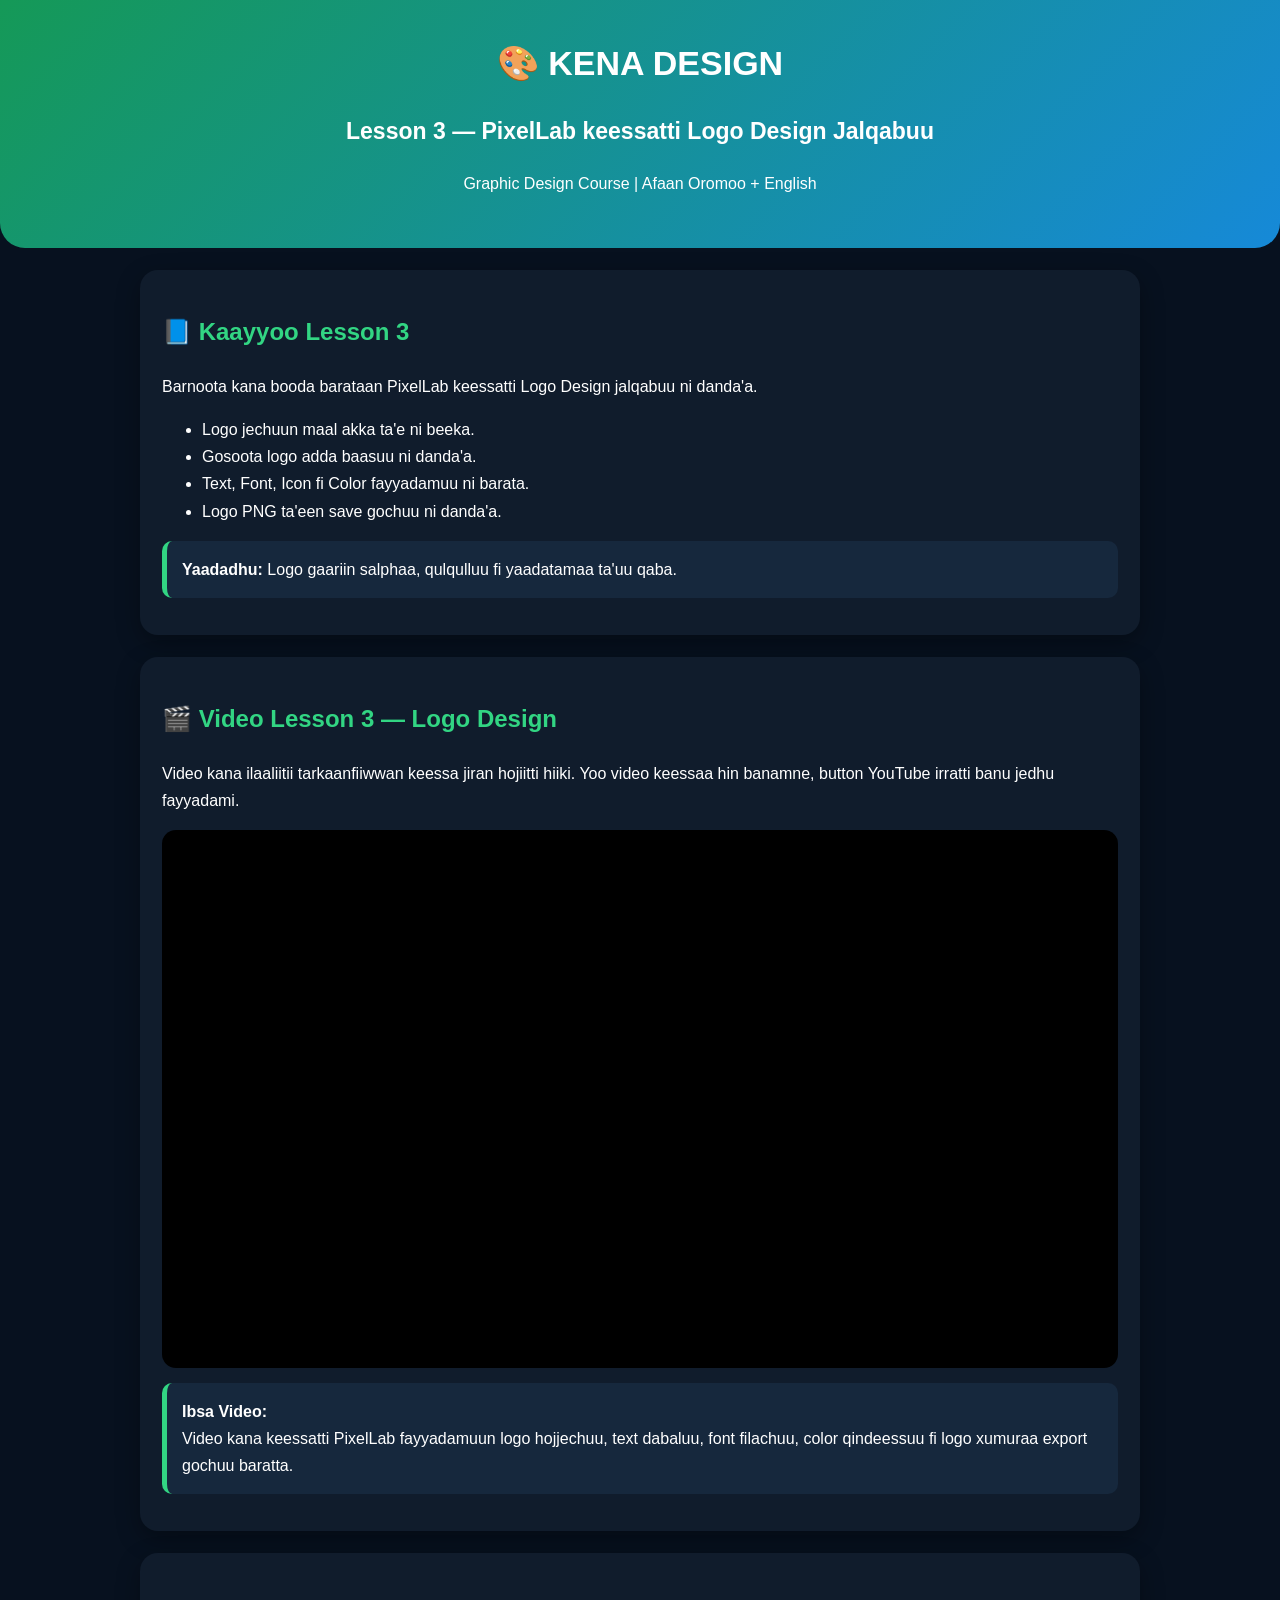
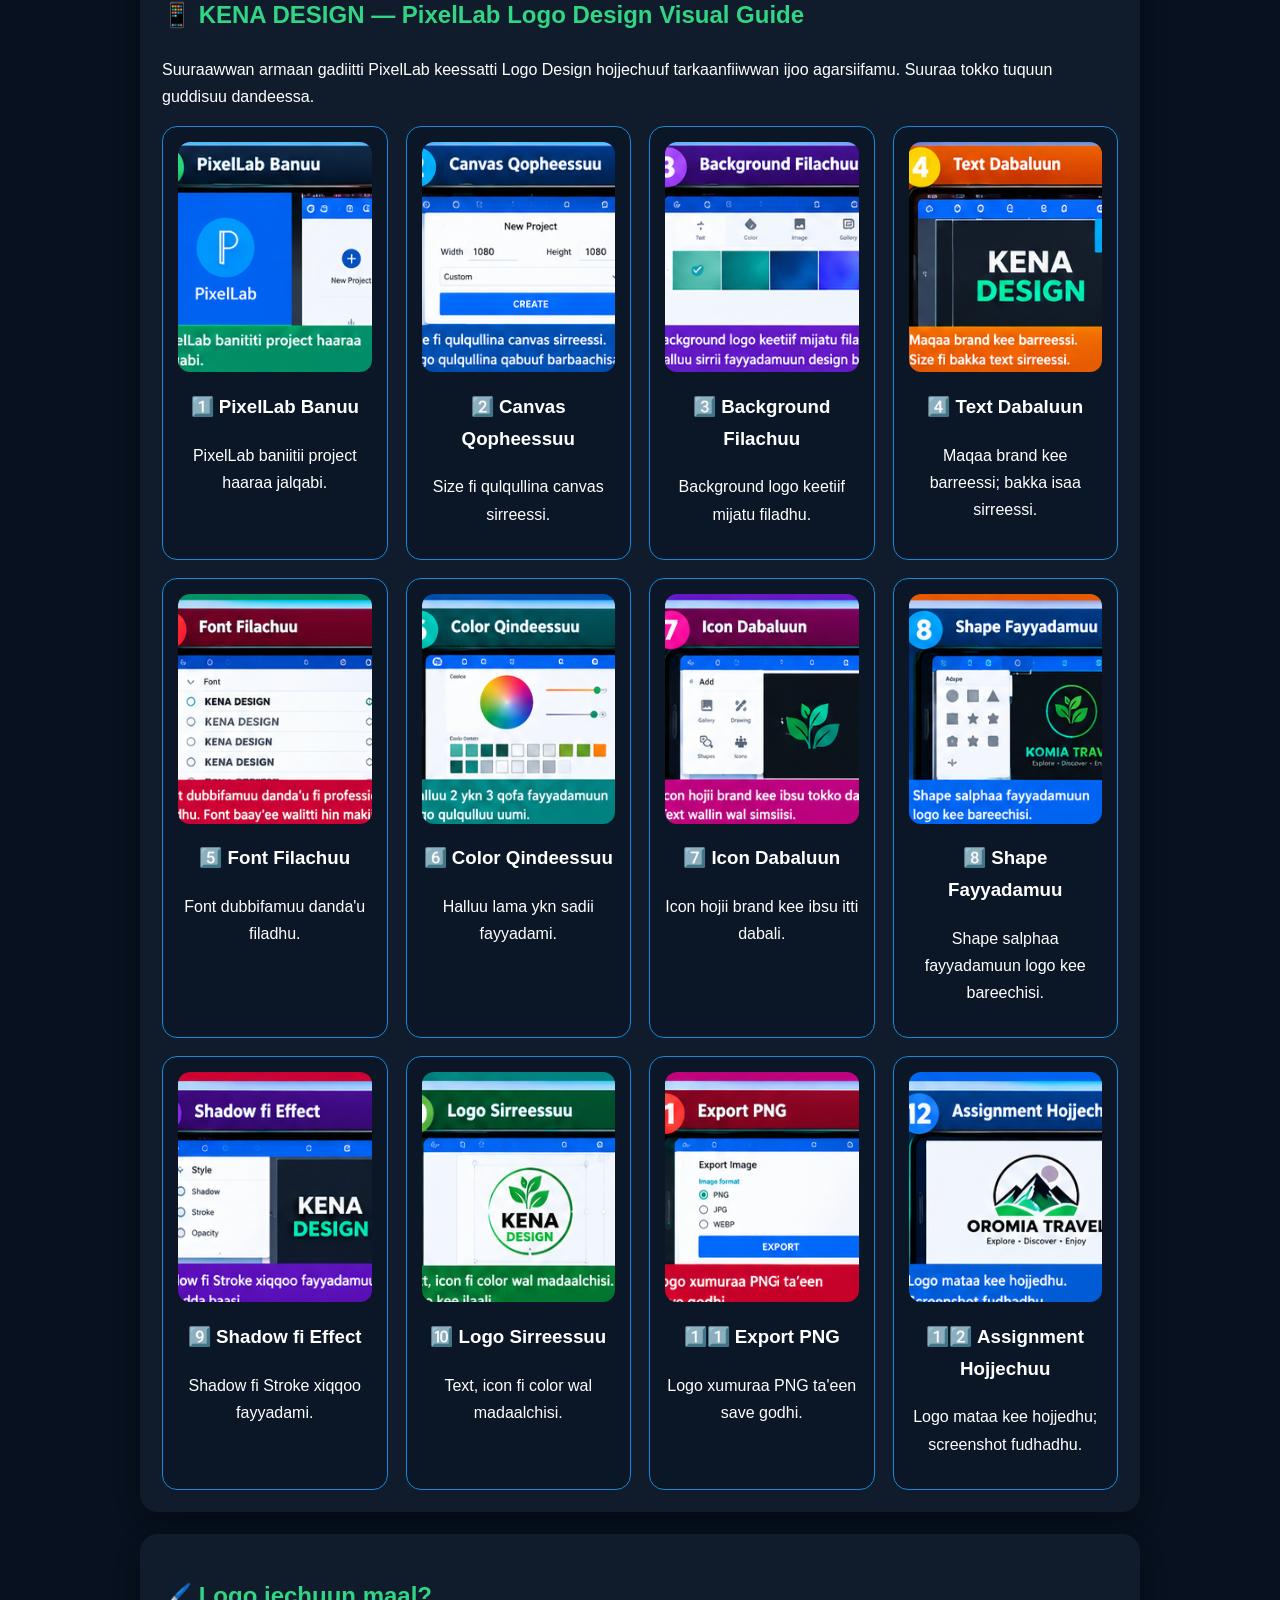
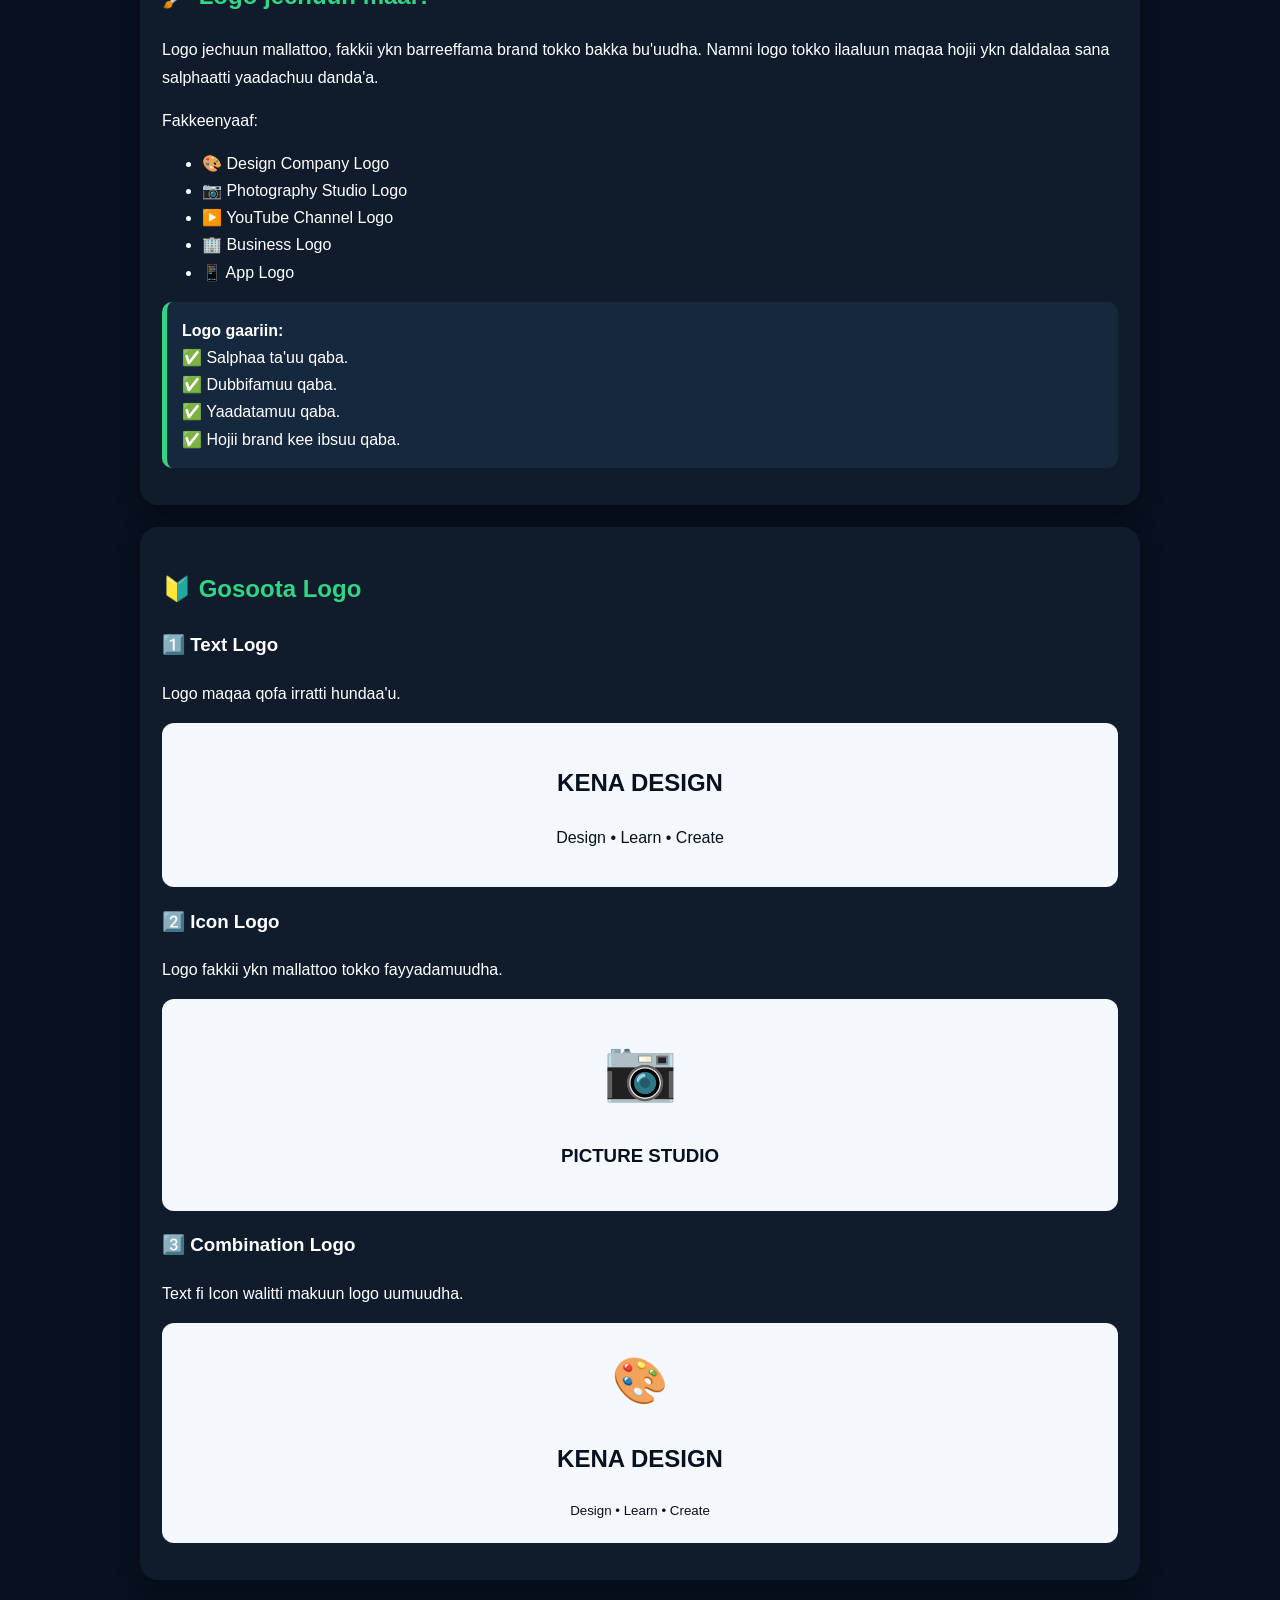
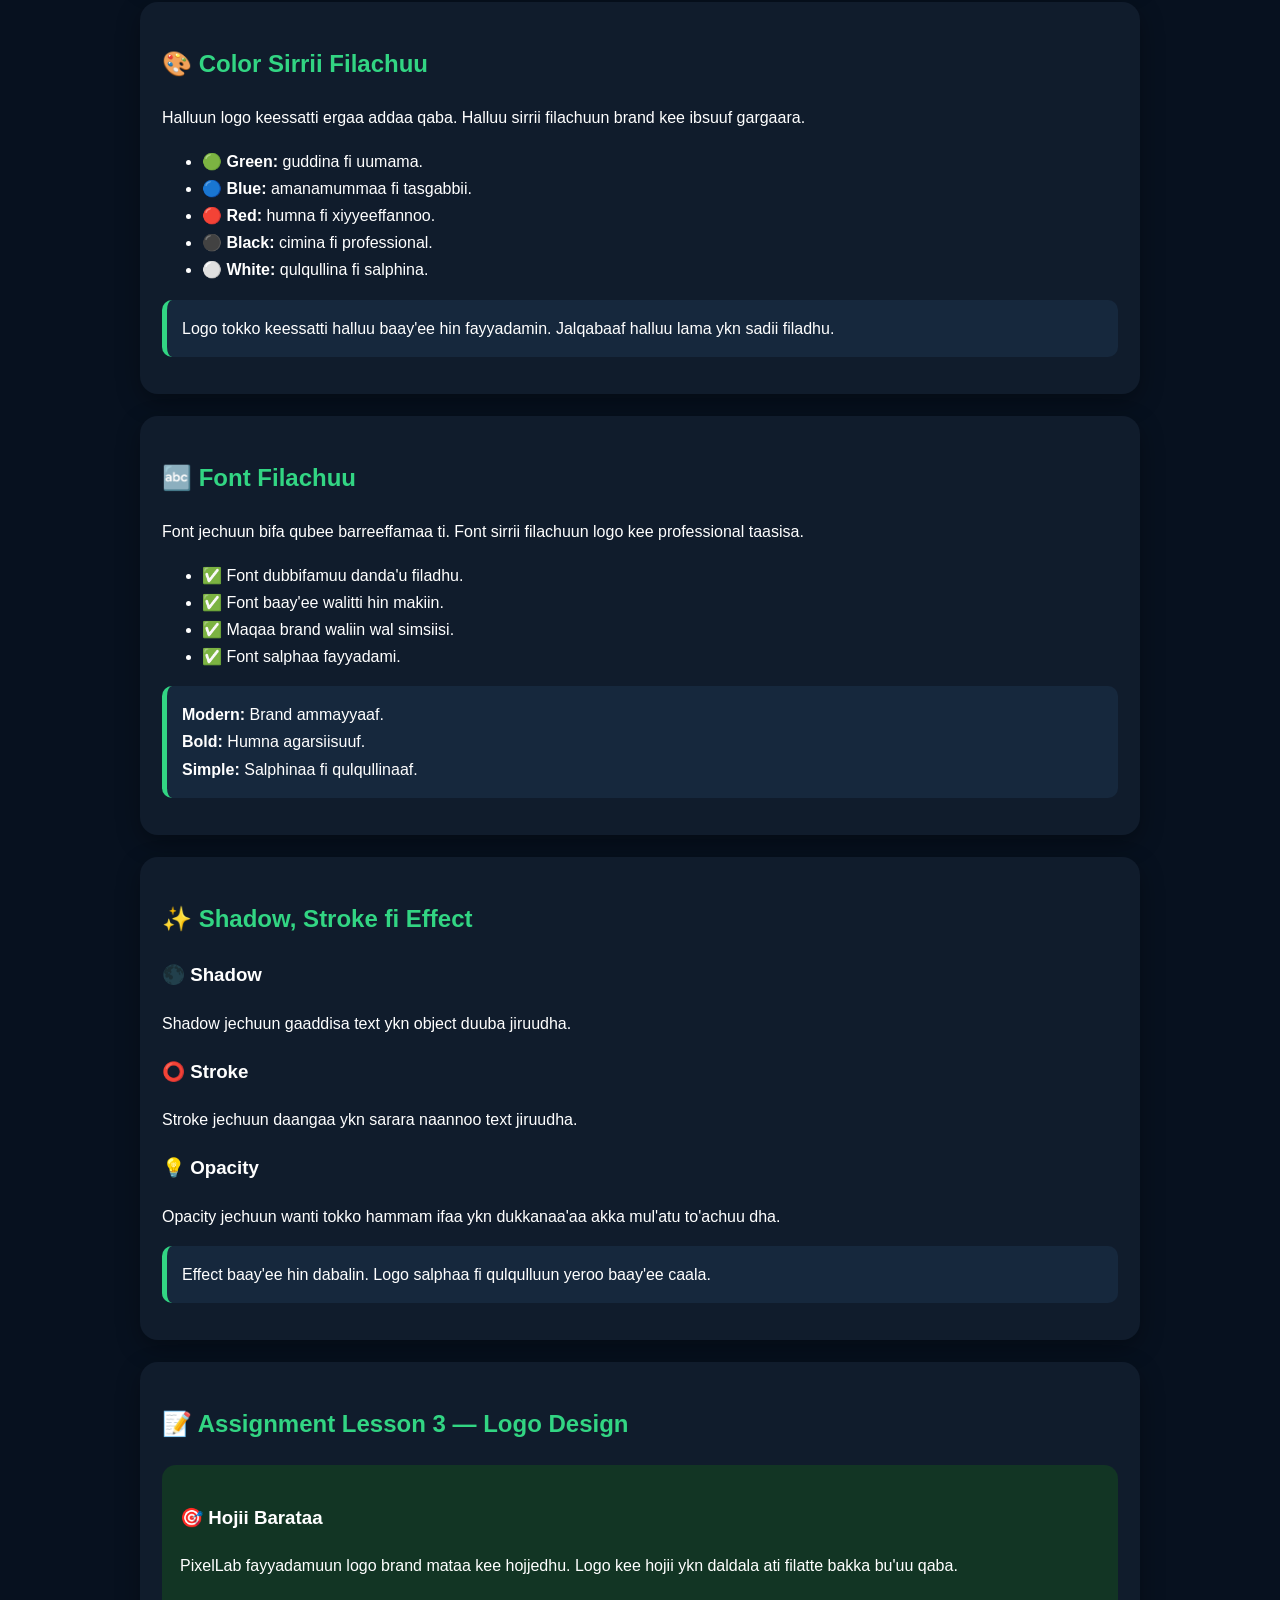
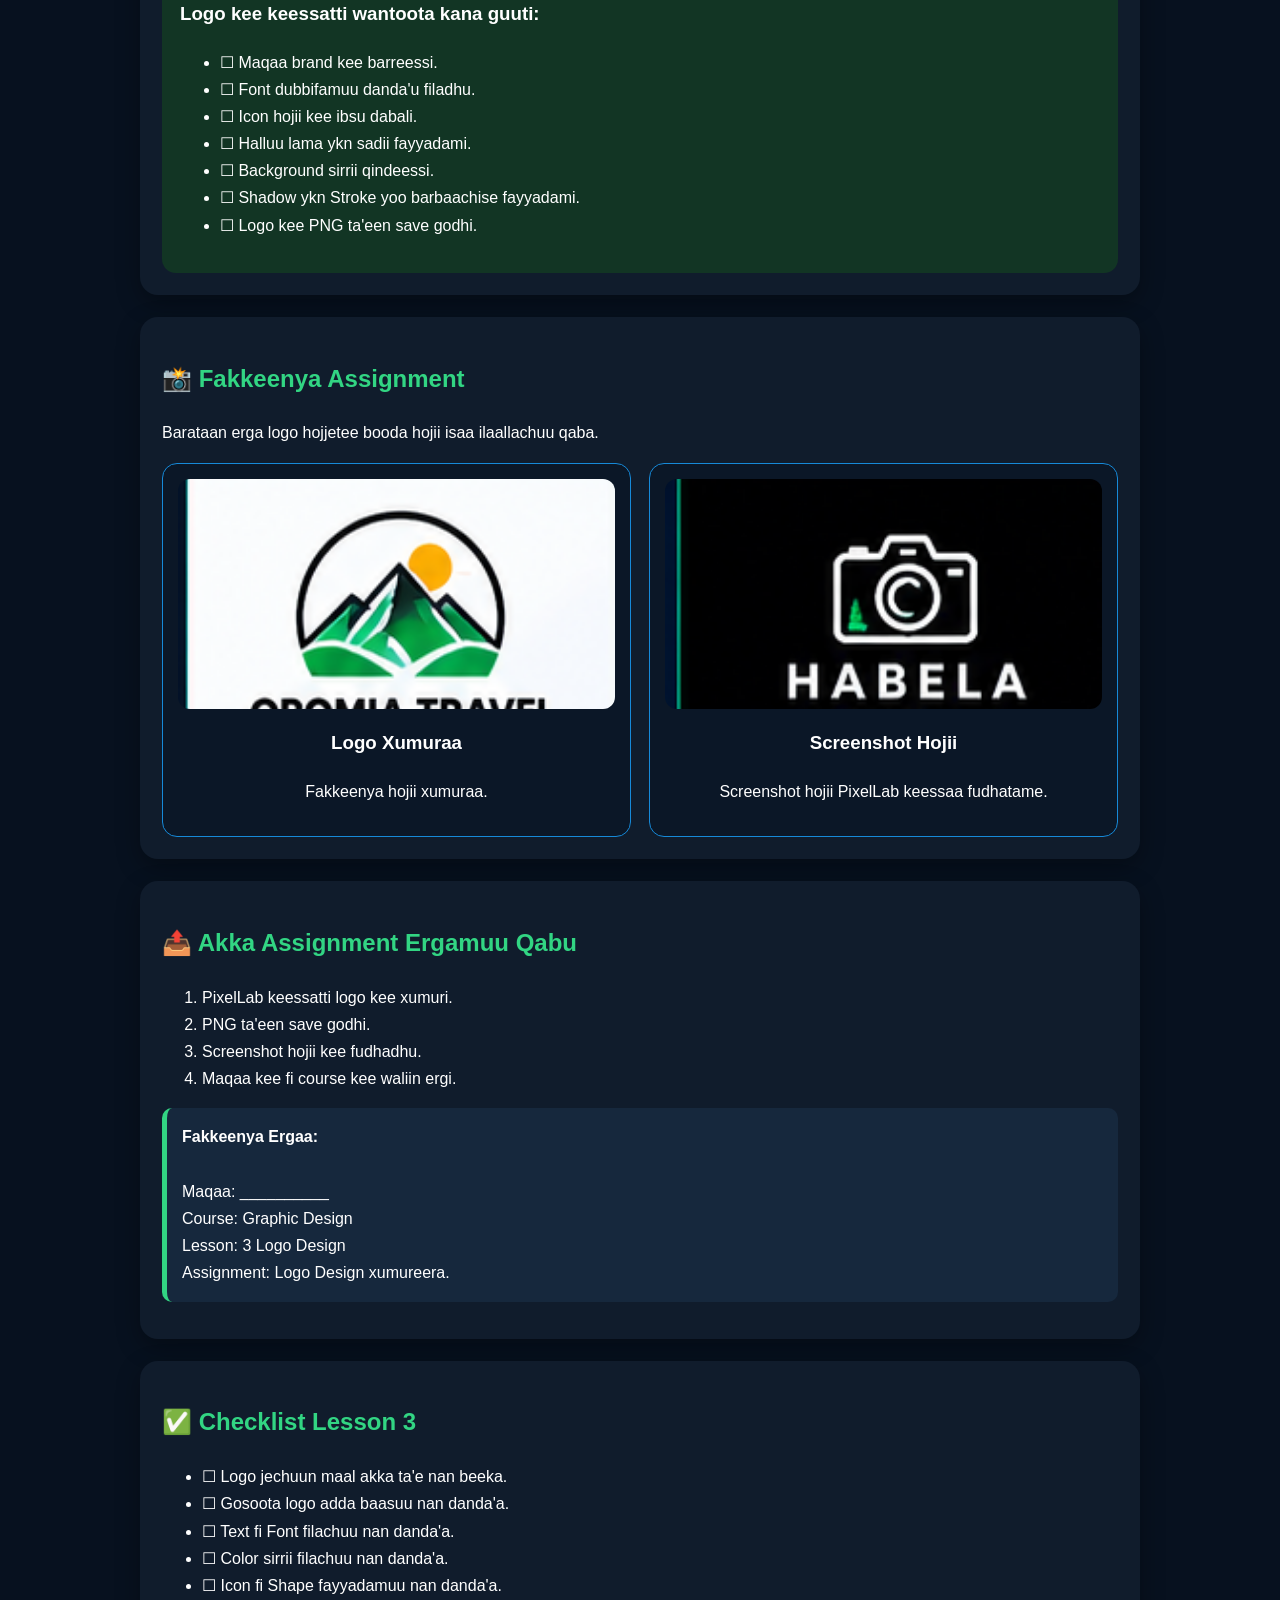
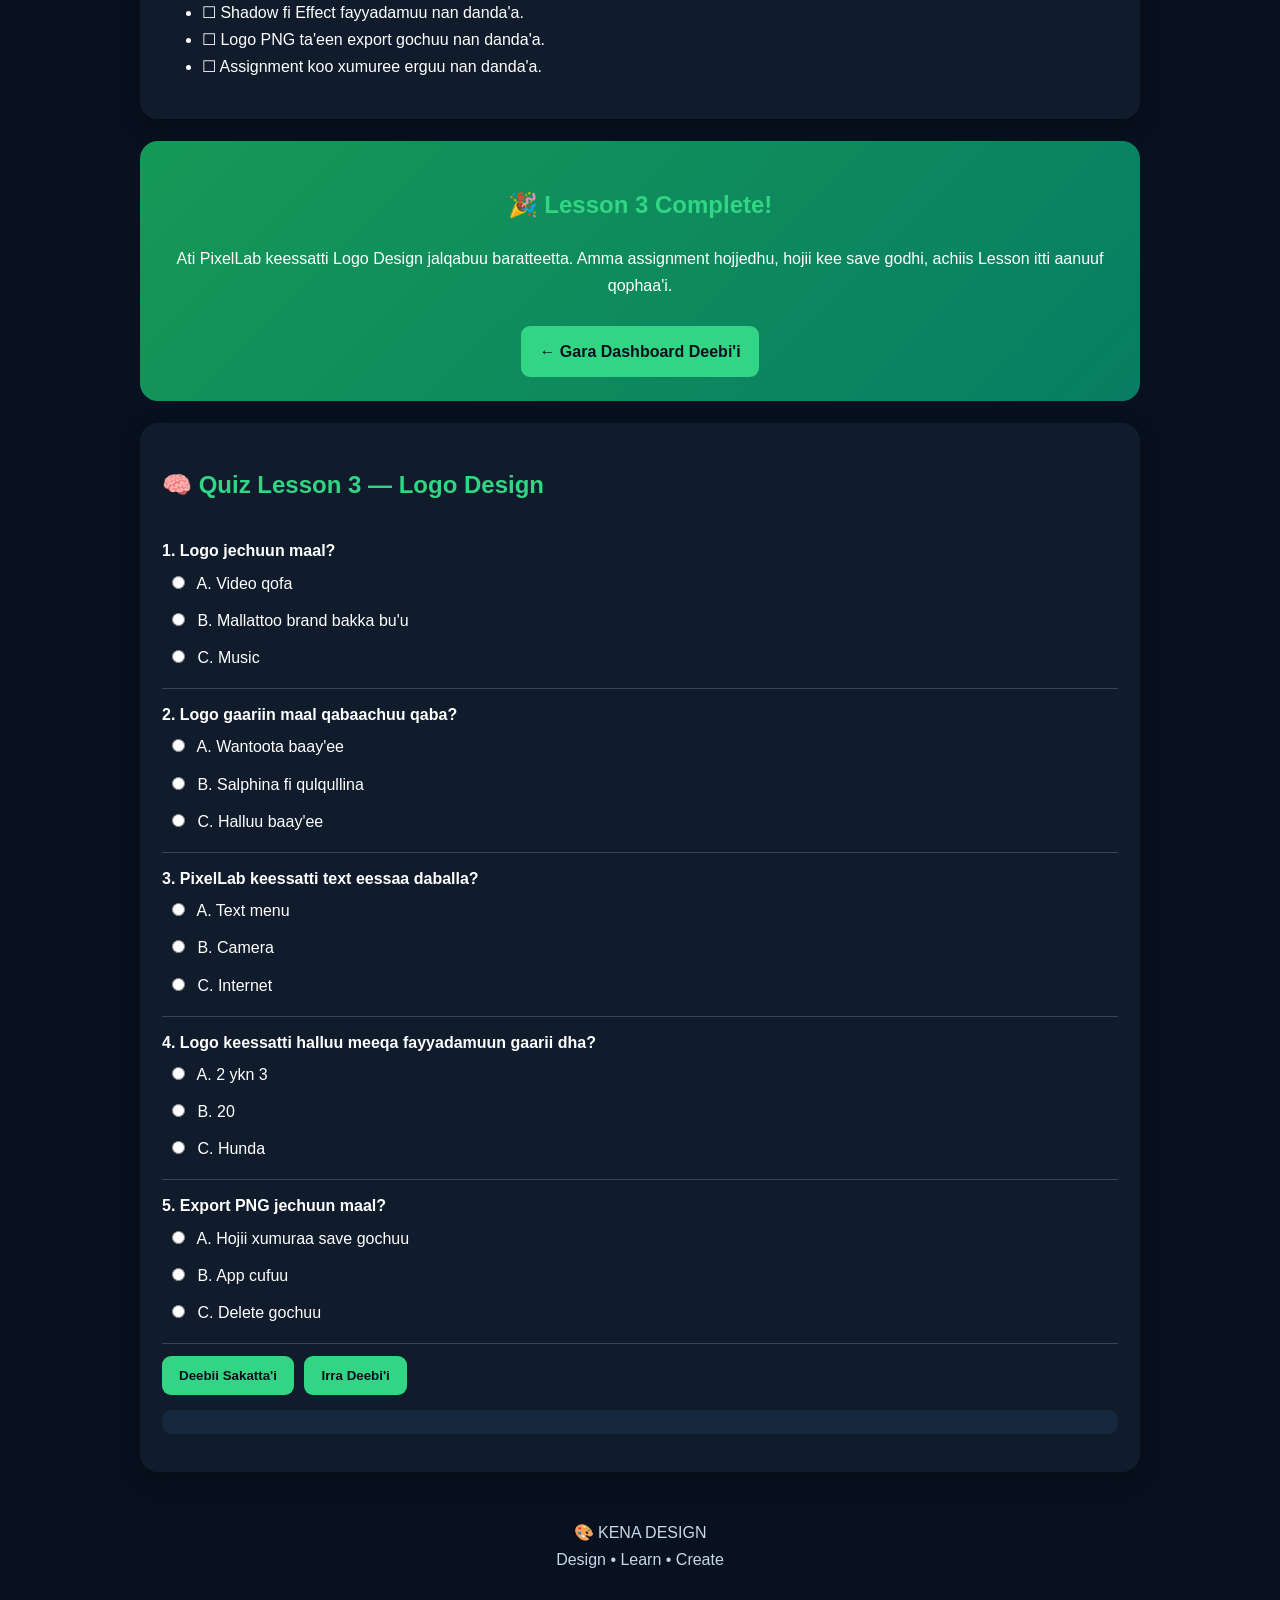
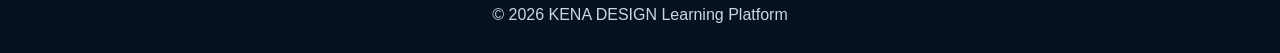
<file: lesson3.html>
<!DOCTYPE>
 <html>
<html lang="om">
<head>
<meta charset="UTF-8">
<meta name="viewport" content="width=device-width, initial-scale=1.0">
<meta name="theme-color" content="#07111f">

<title>KENA DESIGN - Lesson 3 | Logo Design</title>

<style>
* {
  box-sizing: border-box;
  font-family: Arial, sans-serif;
}

body {
  margin: 0;
  background: #07111f;
  color: white;
  line-height: 1.7;
}

.container {
  width: 94%;
  max-width: 1000px;
  margin: auto;
}

header {
  background: linear-gradient(135deg, #159957, #1689d8);
  padding: 35px 15px;
  text-align: center;
  border-radius: 0 0 25px 25px;
}

header h1 {
  font-size: 34px;
  margin: 0;
}

header h2 {
  font-size: 23px;
  color: white;
}

.card {
  background: #101c2c;
  margin: 22px 0;
  padding: 22px;
  border-radius: 18px;
  box-shadow: 0 8px 25px #0005;
}

h2 {
  color: #32d583;
}

h3 {
  color: white;
}

.note {
  background: #16283d;
  padding: 15px;
  border-left: 5px solid #32d583;
  border-radius: 10px;
  margin: 15px 0;
}

.video {
  position: relative;
  width: 100%;
  aspect-ratio: 16 / 9;
  overflow: hidden;
  border-radius: 14px;
  background: #000;
}

.video iframe {
  position: absolute;
  inset: 0;
  width: 100%;
  height: 100%;
  border: 0;
}

.btn {
  display: inline-block;
  background: #32d583;
  color: #07111f;
  padding: 12px 18px;
  border-radius: 9px;
  text-decoration: none;
  font-weight: bold;
  margin-top: 10px;
  cursor: pointer;
}

.btn:hover {
  background: #21bd70;
}

.gallery {
  display: grid;
  grid-template-columns: repeat(auto-fit, minmax(220px, 1fr));
  gap: 18px;
}

.image-card {
  background: #0b1727;
  border: 1px solid #1689d8;
  border-radius: 15px;
  padding: 15px;
  text-align: center;
  min-width: 0;
}

.image-card img {
  width: 100%;
  height: 230px;
  object-fit: cover;
  border-radius: 12px;
  cursor: pointer;
  transition: transform .3s;
}

.image-card img:hover {
  transform: scale(1.03);
}

.logo-example {
  background: #f4f7fb;
  color: #07111f;
  padding: 20px;
  margin: 15px 0;
  border-radius: 12px;
  text-align: center;
  overflow-wrap: anywhere;
}

.logo-example h2,
.logo-example h3 {
  color: #07111f;
}

.assignment {
  background: #123524;
  padding: 18px;
  border-radius: 14px;
}

.question {
  border-bottom: 1px solid #34445a;
  padding: 12px 0;
}

.question label {
  display: block;
  padding: 5px;
  cursor: pointer;
}

.question input {
  margin-right: 8px;
}

button {
  background: #32d583;
  color: #07111f;
  border: 0;
  padding: 12px 17px;
  margin: 12px 6px 0 0;
  border-radius: 9px;
  font-weight: bold;
  cursor: pointer;
}

.result {
  margin-top: 15px;
  padding: 12px;
  border-radius: 10px;
  background: #16283d;
  font-weight: bold;
}

.complete {
  background: linear-gradient(135deg, #159957, #087d63);
  padding: 24px;
  border-radius: 18px;
  text-align: center;
}

footer {
  text-align: center;
  color: #c9d7e8;
  padding: 25px;
}

/* Suuraa guddisanii ilaaluu */

#imageViewer {
  display: none;
  position: fixed;
  z-index: 9999;
  inset: 0;
  width: 100%;
  height: 100%;
  background: rgba(0, 0, 0, .92);
  justify-content: center;
  align-items: center;
  padding: 20px;
}

#imageViewer img {
  max-width: 95%;
  max-height: 85%;
  object-fit: contain;
  border-radius: 15px;
}

#imageViewer .close-viewer {
  position: absolute;
  top: 12px;
  right: 15px;
  background: #32d583;
  color: #07111f;
  font-size: 24px;
  padding: 5px 15px;
}

@media (max-width: 480px) {
  header h1 {
    font-size: 28px;
  }

  header h2 {
    font-size: 20px;
  }

  .card {
    padding: 16px;
  }

  .gallery {
    grid-template-columns: 1fr;
  }

  .image-card img {
    height: auto;
    max-height: 300px;
    object-fit: contain;
  }
}
</style>

</head>

<body>

<header>
  <h1>🎨 KENA DESIGN</h1>
  <h2>Lesson 3 — PixelLab keessatti Logo Design Jalqabuu</h2>
  <p>Graphic Design Course | Afaan Oromoo + English</p>
</header>

<main class="container">

<!-- KAAYYOO -->

<section class="card">

  <h2>📘 Kaayyoo Lesson 3</h2>

  <p>
    Barnoota kana booda barataan PixelLab keessatti
    Logo Design jalqabuu ni danda'a.
  </p>

  <ul>
    <li>Logo jechuun maal akka ta'e ni beeka.</li>
    <li>Gosoota logo adda baasuu ni danda'a.</li>
    <li>Text, Font, Icon fi Color fayyadamuu ni barata.</li>
    <li>Logo PNG ta'een save gochuu ni danda'a.</li>
  </ul>

  <div class="note">
    <b>Yaadadhu:</b>
    Logo gaariin salphaa, qulqulluu fi yaadatamaa ta'uu qaba.
  </div>

</section>

<!-- VIDEO LESSON 3 -->

<section class="card">

  <h2>🎬 Video Lesson 3 — Logo Design</h2>

  <p>
    Video kana ilaaliitii tarkaanfiiwwan keessa jiran
    hojiitti hiiki. Yoo video keessaa hin banamne,
    button YouTube irratti banu jedhu fayyadami.
  </p>

  <div class="video">

    <iframe
      src="https://www.youtube.com/embed/_83Aovxqc68"
      title="KENA DESIGN Lesson 3 Logo Design"
      loading="lazy"
      allow="accelerometer; autoplay; clipboard-write; encrypted-media; gyroscope; picture-in-picture; web-share"
      referrerpolicy="strict-origin-when-cross-origin"
      allowfullscreen>
    </iframe>

  </div>


  <div class="note">
    <b>Ibsa Video:</b><br>
    Video kana keessatti PixelLab fayyadamuun logo
    hojjechuu, text dabaluu, font filachuu, color
    qindeessuu fi logo xumuraa export gochuu baratta.
  </div>

</section>

<!-- VISUAL GUIDE -->

<section class="card">

  <h2>📱 KENA DESIGN — PixelLab Logo Design Visual Guide</h2>

  <p>
    Suuraawwan armaan gadiitti PixelLab keessatti Logo
    Design hojjechuuf tarkaanfiiwwan ijoo agarsiifamu.
    Suuraa tokko tuquun guddisuu dandeessa.
  </p>

  <div class="gallery">

    <div class="image-card">
      <img src="lesson3-1.png" alt="PixelLab banuu"
           loading="lazy" onclick="openImage(this.src)">
      <h3>1️⃣ PixelLab Banuu</h3>
      <p>PixelLab baniitii project haaraa jalqabi.</p>
    </div>

    <div class="image-card">
      <img src="lesson3-2.png" alt="Canvas qopheessuu"
           loading="lazy" onclick="openImage(this.src)">
      <h3>2️⃣ Canvas Qopheessuu</h3>
      <p>Size fi qulqullina canvas sirreessi.</p>
    </div>

    <div class="image-card">
      <img src="lesson3-3.png" alt="Background filachuu"
           loading="lazy" onclick="openImage(this.src)">
      <h3>3️⃣ Background Filachuu</h3>
      <p>Background logo keetiif mijatu filadhu.</p>
    </div>

    <div class="image-card">
      <img src="lesson3-4.png" alt="Text dabaluun"
           loading="lazy" onclick="openImage(this.src)">
      <h3>4️⃣ Text Dabaluun</h3>
      <p>Maqaa brand kee barreessi; bakka isaa sirreessi.</p>
    </div>

    <div class="image-card">
      <img src="lesson3-5.png" alt="Font filachuu"
           loading="lazy" onclick="openImage(this.src)">
      <h3>5️⃣ Font Filachuu</h3>
      <p>Font dubbifamuu danda'u filadhu.</p>
    </div>

    <div class="image-card">
      <img src="lesson3-6.png" alt="Color qindeessuu"
           loading="lazy" onclick="openImage(this.src)">
      <h3>6️⃣ Color Qindeessuu</h3>
      <p>Halluu lama ykn sadii fayyadami.</p>
    </div>

    <div class="image-card">
      <img src="lesson3-7.png" alt="Icon dabaluun"
           loading="lazy" onclick="openImage(this.src)">
      <h3>7️⃣ Icon Dabaluun</h3>
      <p>Icon hojii brand kee ibsu itti dabali.</p>
    </div>

    <div class="image-card">
      <img src="lesson3-8.png" alt="Shape fayyadamuu"
           loading="lazy" onclick="openImage(this.src)">
      <h3>8️⃣ Shape Fayyadamuu</h3>
      <p>Shape salphaa fayyadamuun logo kee bareechisi.</p>
    </div>

    <div class="image-card">
      <img src="lesson3-9.png" alt="Shadow fi effect"
           loading="lazy" onclick="openImage(this.src)">
      <h3>9️⃣ Shadow fi Effect</h3>
      <p>Shadow fi Stroke xiqqoo fayyadami.</p>
    </div>

    <div class="image-card">
      <img src="lesson3-10.png" alt="Logo sirreessuu"
           loading="lazy" onclick="openImage(this.src)">
      <h3>🔟 Logo Sirreessuu</h3>
      <p>Text, icon fi color wal madaalchisi.</p>
    </div>

    <div class="image-card">
      <img src="lesson3-11.png" alt="Logo PNG export gochuu"
           loading="lazy" onclick="openImage(this.src)">
      <h3>1️⃣1️⃣ Export PNG</h3>
      <p>Logo xumuraa PNG ta'een save godhi.</p>
    </div>

    <div class="image-card">
      <img src="lesson3-12.png" alt="Assignment hojjechuu"
           loading="lazy" onclick="openImage(this.src)">
      <h3>1️⃣2️⃣ Assignment Hojjechuu</h3>
      <p>Logo mataa kee hojjedhu; screenshot fudhadhu.</p>
    </div>

  </div>

</section>

<!-- IMAGE VIEWER -->

<div
  id="imageViewer"
  role="dialog"
  aria-label="Suuraa guddisanii ilaaluu"
  aria-modal="true"
  onclick="closeImage()">

  <button
    type="button"
    class="close-viewer"
    aria-label="Cufi"
    onclick="closeImage()">
    ✕
  </button>

  <img id="bigImage" alt="Suuraa guddisame">

</div>

<!-- LOGO MAAL? -->

<section class="card">

  <h2>🖌️ Logo jechuun maal?</h2>

  <p>
    Logo jechuun mallattoo, fakkii ykn barreeffama brand tokko
    bakka bu'uudha. Namni logo tokko ilaaluun maqaa hojii ykn
    daldalaa sana salphaatti yaadachuu danda'a.
  </p>

  <p>Fakkeenyaaf:</p>

  <ul>
    <li>🎨 Design Company Logo</li>
    <li>📷 Photography Studio Logo</li>
    <li>▶️ YouTube Channel Logo</li>
    <li>🏢 Business Logo</li>
    <li>📱 App Logo</li>
  </ul>

  <div class="note">
    <b>Logo gaariin:</b><br>
    ✅ Salphaa ta'uu qaba.<br>
    ✅ Dubbifamuu qaba.<br>
    ✅ Yaadatamuu qaba.<br>
    ✅ Hojii brand kee ibsuu qaba.
  </div>

</section>

<!-- GOSA LOGO -->

<section class="card">

  <h2>🔰 Gosoota Logo</h2>

  <h3>1️⃣ Text Logo</h3>

  <p>Logo maqaa qofa irratti hundaa'u.</p>

  <div class="logo-example">
    <h2>KENA DESIGN</h2>
    <p>Design • Learn • Create</p>
  </div>

  <h3>2️⃣ Icon Logo</h3>

  <p>Logo fakkii ykn mallattoo tokko fayyadamuudha.</p>

  <div class="logo-example">
    <div style="font-size:60px">📷</div>
    <h3>PICTURE STUDIO</h3>
  </div>

  <h3>3️⃣ Combination Logo</h3>

  <p>Text fi Icon walitti makuun logo uumuudha.</p>

  <div class="logo-example">
    <div style="font-size:45px">🎨</div>
    <h2>KENA DESIGN</h2>
    <small>Design • Learn • Create</small>
  </div>

</section>

<!-- COLOR -->

<section class="card">

  <h2>🎨 Color Sirrii Filachuu</h2>

  <p>
    Halluun logo keessatti ergaa addaa qaba.
    Halluu sirrii filachuun brand kee ibsuuf gargaara.
  </p>

  <ul>
    <li>🟢 <b>Green:</b> guddina fi uumama.</li>
    <li>🔵 <b>Blue:</b> amanamummaa fi tasgabbii.</li>
    <li>🔴 <b>Red:</b> humna fi xiyyeeffannoo.</li>
    <li>⚫ <b>Black:</b> cimina fi professional.</li>
    <li>⚪ <b>White:</b> qulqullina fi salphina.</li>
  </ul>

  <div class="note">
    Logo tokko keessatti halluu baay'ee hin fayyadamin.
    Jalqabaaf halluu lama ykn sadii filadhu.
  </div>

</section>

<!-- FONT -->

<section class="card">

  <h2>🔤 Font Filachuu</h2>

  <p>
    Font jechuun bifa qubee barreeffamaa ti.
    Font sirrii filachuun logo kee professional taasisa.
  </p>

  <ul>
    <li>✅ Font dubbifamuu danda'u filadhu.</li>
    <li>✅ Font baay'ee walitti hin makiin.</li>
    <li>✅ Maqaa brand waliin wal simsiisi.</li>
    <li>✅ Font salphaa fayyadami.</li>
  </ul>

  <div class="note">
    <b>Modern:</b> Brand ammayyaaf.<br>
    <b>Bold:</b> Humna agarsiisuuf.<br>
    <b>Simple:</b> Salphinaa fi qulqullinaaf.
  </div>

</section>

<!-- EFFECTS -->

<section class="card">

  <h2>✨ Shadow, Stroke fi Effect</h2>

  <h3>🌑 Shadow</h3>
  <p>Shadow jechuun gaaddisa text ykn object duuba jiruudha.</p>

  <h3>⭕ Stroke</h3>
  <p>Stroke jechuun daangaa ykn sarara naannoo text jiruudha.</p>

  <h3>💡 Opacity</h3>
  <p>Opacity jechuun wanti tokko hammam ifaa ykn dukkanaa'aa akka mul'atu to'achuu dha.</p>

  <div class="note">
    Effect baay'ee hin dabalin.
    Logo salphaa fi qulqulluun yeroo baay'ee caala.
  </div>

</section>

<!-- ASSIGNMENT -->

<section class="card">

  <h2>📝 Assignment Lesson 3 — Logo Design</h2>

  <div class="assignment">

    <h3>🎯 Hojii Barataa</h3>

    <p>
      PixelLab fayyadamuun logo brand mataa kee hojjedhu.
      Logo kee hojii ykn daldala ati filatte bakka bu'uu qaba.
    </p>

    <h3>Logo kee keessatti wantoota kana guuti:</h3>

    <ul>
      <li>☐ Maqaa brand kee barreessi.</li>
      <li>☐ Font dubbifamuu danda'u filadhu.</li>
      <li>☐ Icon hojii kee ibsu dabali.</li>
      <li>☐ Halluu lama ykn sadii fayyadami.</li>
      <li>☐ Background sirrii qindeessi.</li>
      <li>☐ Shadow ykn Stroke yoo barbaachise fayyadami.</li>
      <li>☐ Logo kee PNG ta'een save godhi.</li>
    </ul>

  </div>

</section>

<!-- ASSIGNMENT EXAMPLES -->

<section class="card">

  <h2>📸 Fakkeenya Assignment</h2>

  <p>Barataan erga logo hojjetee booda hojii isaa ilaallachuu qaba.</p>

  <div class="gallery">

    <div class="image-card">
      <img src="assignment-example.png"
           alt="Fakkeenya logo xumuraa"
           loading="lazy"
           onclick="openImage(this.src)">
      <h3>Logo Xumuraa</h3>
      <p>Fakkeenya hojii xumuraa.</p>
    </div>

    <div class="image-card">
      <img src="student-work.png"
           alt="Screenshot hojii barataa"
           loading="lazy"
           onclick="openImage(this.src)">
      <h3>Screenshot Hojii</h3>
      <p>Screenshot hojii PixelLab keessaa fudhatame.</p>
    </div>

  </div>

</section>

<!-- AKKA ERGAMU -->

<section class="card">

  <h2>📤 Akka Assignment Ergamuu Qabu</h2>

  <ol>
    <li>PixelLab keessatti logo kee xumuri.</li>
    <li>PNG ta'een save godhi.</li>
    <li>Screenshot hojii kee fudhadhu.</li>
    <li>Maqaa kee fi course kee waliin ergi.</li>
  </ol>

  <div class="note">
    <b>Fakkeenya Ergaa:</b><br><br>
    Maqaa: __________<br>
    Course: Graphic Design<br>
    Lesson: 3 Logo Design<br>
    Assignment: Logo Design xumureera.
  </div>

</section>

<!-- CHECKLIST -->

<section class="card">

  <h2>✅ Checklist Lesson 3</h2>

  <ul>
    <li>☐ Logo jechuun maal akka ta'e nan beeka.</li>
    <li>☐ Gosoota logo adda baasuu nan danda'a.</li>
    <li>☐ Text fi Font filachuu nan danda'a.</li>
    <li>☐ Color sirrii filachuu nan danda'a.</li>
    <li>☐ Icon fi Shape fayyadamuu nan danda'a.</li>
    <li>☐ Shadow fi Effect fayyadamuu nan danda'a.</li>
    <li>☐ Logo PNG ta'een export gochuu nan danda'a.</li>
    <li>☐ Assignment koo xumuree erguu nan danda'a.</li>
  </ul>

</section>

<!-- COMPLETE -->

<section class="complete">

  <h2>🎉 Lesson 3 Complete!</h2>

  <p>
    Ati PixelLab keessatti Logo Design jalqabuu baratteetta.
    Amma assignment hojjedhu, hojii kee save godhi,
    achiis Lesson itti aanuuf qophaa'i.
  </p>

  <a class="btn" href="./dashboard.html">
    ← Gara Dashboard Deebi'i
  </a>

</section>

<!-- QUIZ -->

<section class="card">

  <h2>🧠 Quiz Lesson 3 — Logo Design</h2>

  <form id="quiz">

    <div class="question">
      <b>1. Logo jechuun maal?</b>

      <label><input type="radio" name="q1" value="a"> A. Video qofa</label>
      <label><input type="radio" name="q1" value="b"> B. Mallattoo brand bakka bu'u</label>
      <label><input type="radio" name="q1" value="c"> C. Music</label>
    </div>

    <div class="question">
      <b>2. Logo gaariin maal qabaachuu qaba?</b>

      <label><input type="radio" name="q2" value="a"> A. Wantoota baay'ee</label>
      <label><input type="radio" name="q2" value="b"> B. Salphina fi qulqullina</label>
      <label><input type="radio" name="q2" value="c"> C. Halluu baay'ee</label>
    </div>

    <div class="question">
      <b>3. PixelLab keessatti text eessaa daballa?</b>

      <label><input type="radio" name="q3" value="a"> A. Text menu</label>
      <label><input type="radio" name="q3" value="b"> B. Camera</label>
      <label><input type="radio" name="q3" value="c"> C. Internet</label>
    </div>

    <div class="question">
      <b>4. Logo keessatti halluu meeqa fayyadamuun gaarii dha?</b>

      <label><input type="radio" name="q4" value="a"> A. 2 ykn 3</label>
      <label><input type="radio" name="q4" value="b"> B. 20</label>
      <label><input type="radio" name="q4" value="c"> C. Hunda</label>
    </div>

    <div class="question">
      <b>5. Export PNG jechuun maal?</b>

      <label><input type="radio" name="q5" value="a"> A. Hojii xumuraa save gochuu</label>
      <label><input type="radio" name="q5" value="b"> B. App cufuu</label>
      <label><input type="radio" name="q5" value="c"> C. Delete gochuu</label>
    </div>

    <button type="button" onclick="checkQuiz()">
      Deebii Sakatta'i
    </button>

    <button type="reset" onclick="resetQuiz()">
      Irra Deebi'i
    </button>

    <div id="result" class="result" aria-live="polite"></div>

  </form>

</section>

</main>

<footer>
  🎨 KENA DESIGN<br>
  Design • Learn • Create<br><br>
  © 2026 KENA DESIGN Learning Platform
</footer>

<script>
/* Suuraa guddisanii ilaaluu */

function openImage(src) {
  const viewer = document.getElementById("imageViewer");
  const img = document.getElementById("bigImage");

  img.src = src;
  viewer.style.display = "flex";
}

function closeImage() {
  document.getElementById("imageViewer").style.display = "none";
  document.getElementById("bigImage").src = "";
}

document.addEventListener("keydown", function(event) {
  if (event.key === "Escape") {
    closeImage();
  }
});

/* Quiz Lesson 3 */

function checkQuiz() {
  const answers = {
    q1: "b",
    q2: "b",
    q3: "a",
    q4: "a",
    q5: "a"
  };

  let score = 0;djdjjsdhdjdhdjdhdhsuehehisjssjjshshsdhhd
  let unanswered = 0;

  for (const q in answers) {
    const selected = document.querySelector(
      'input[name="' + q + '"]:checked'
    );

    if (!selected) {djsjsjjssjjshsjdjdjhsjssjhdjddrhdrhrh
      unanswered++;
    } else if (selected.value === answers[q]) {
      score++;
    }
  }

  const result = document.getElementById("result");

  if (unanswered > 0) {
    result.textContent =
      "Maaloo gaaffii hunda deebisi. Deebii hafan: " + unanswered;
    return;
  }

  result.textContent =
    "Qabxii kee: " + score + "/5. " +
    (score === 5
      ? "Baay'ee gaarii! 🎉"
      : "Gaarii! Deebii sirrii irra deebi'ii baradhu.");
}

function resetQuiz() {
  document.getElementById("result").textContent = "";
}
</script>

</body>
  </html>
</file>
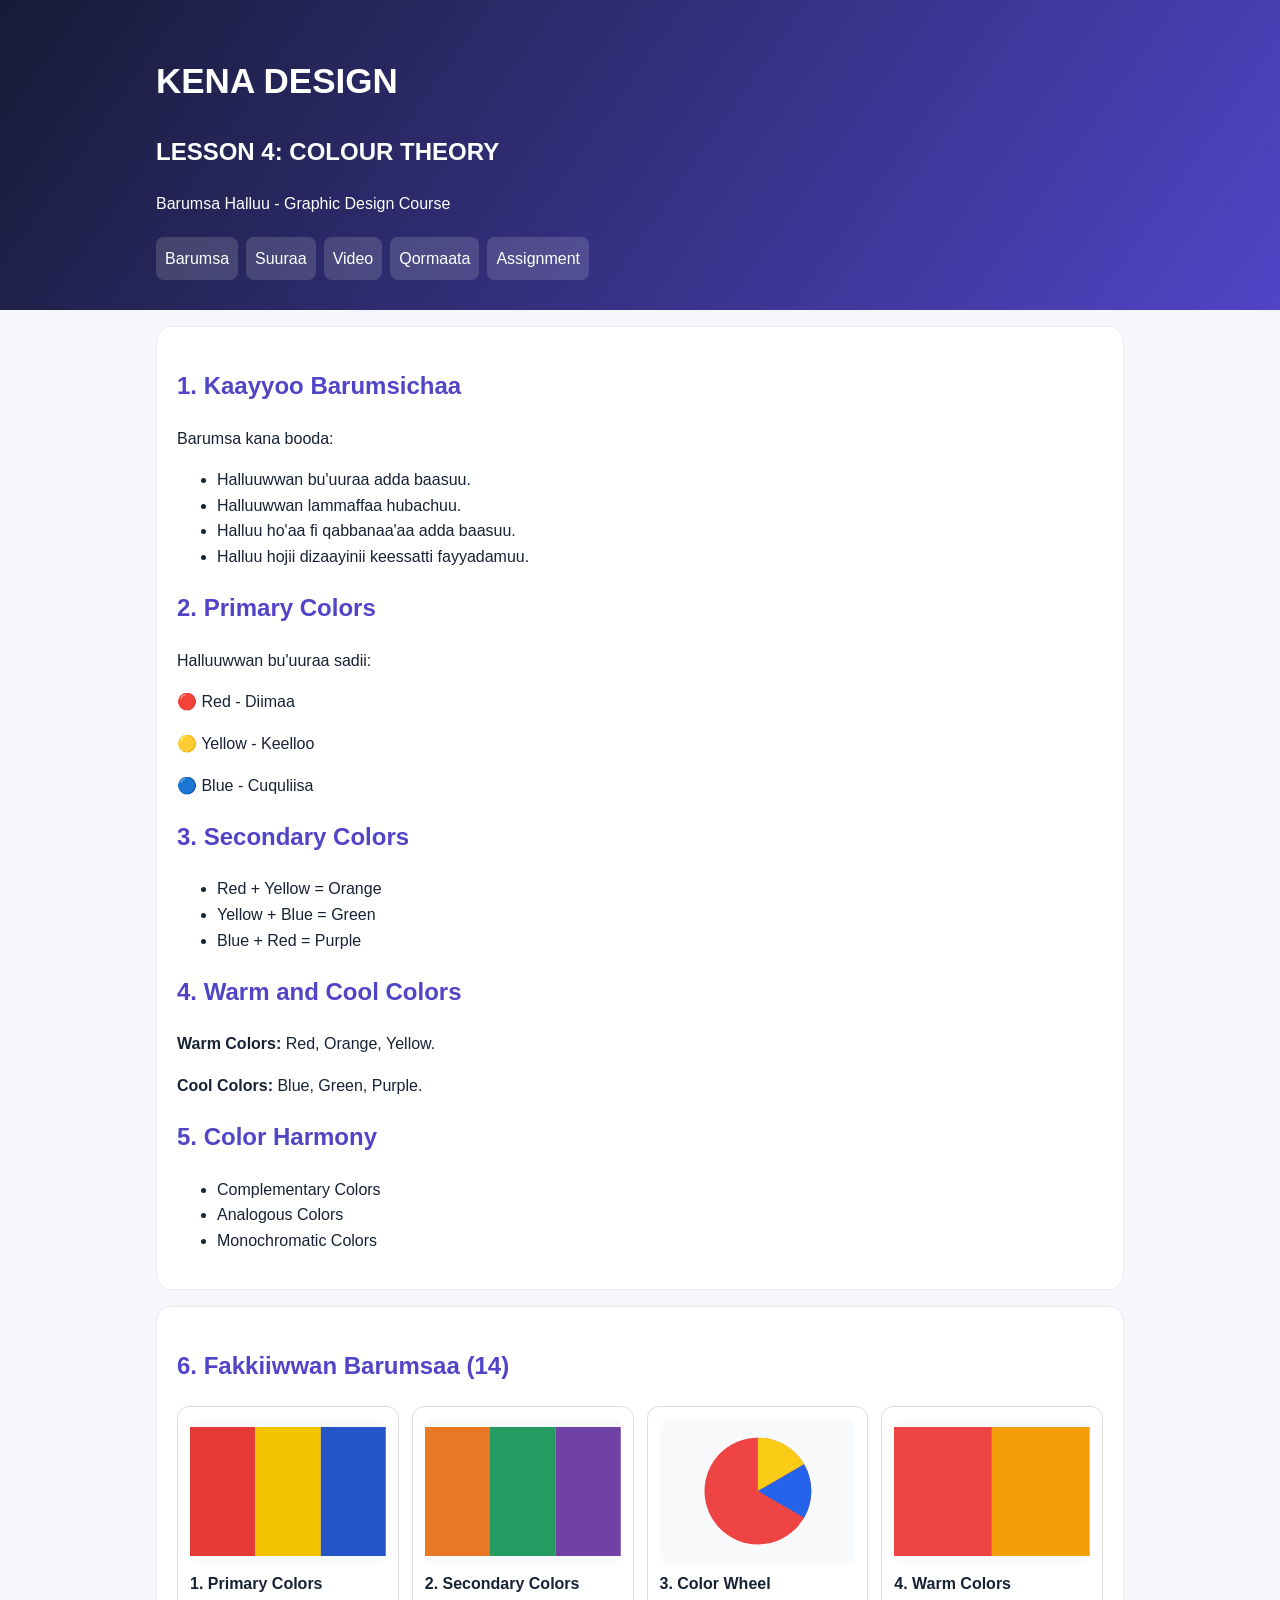
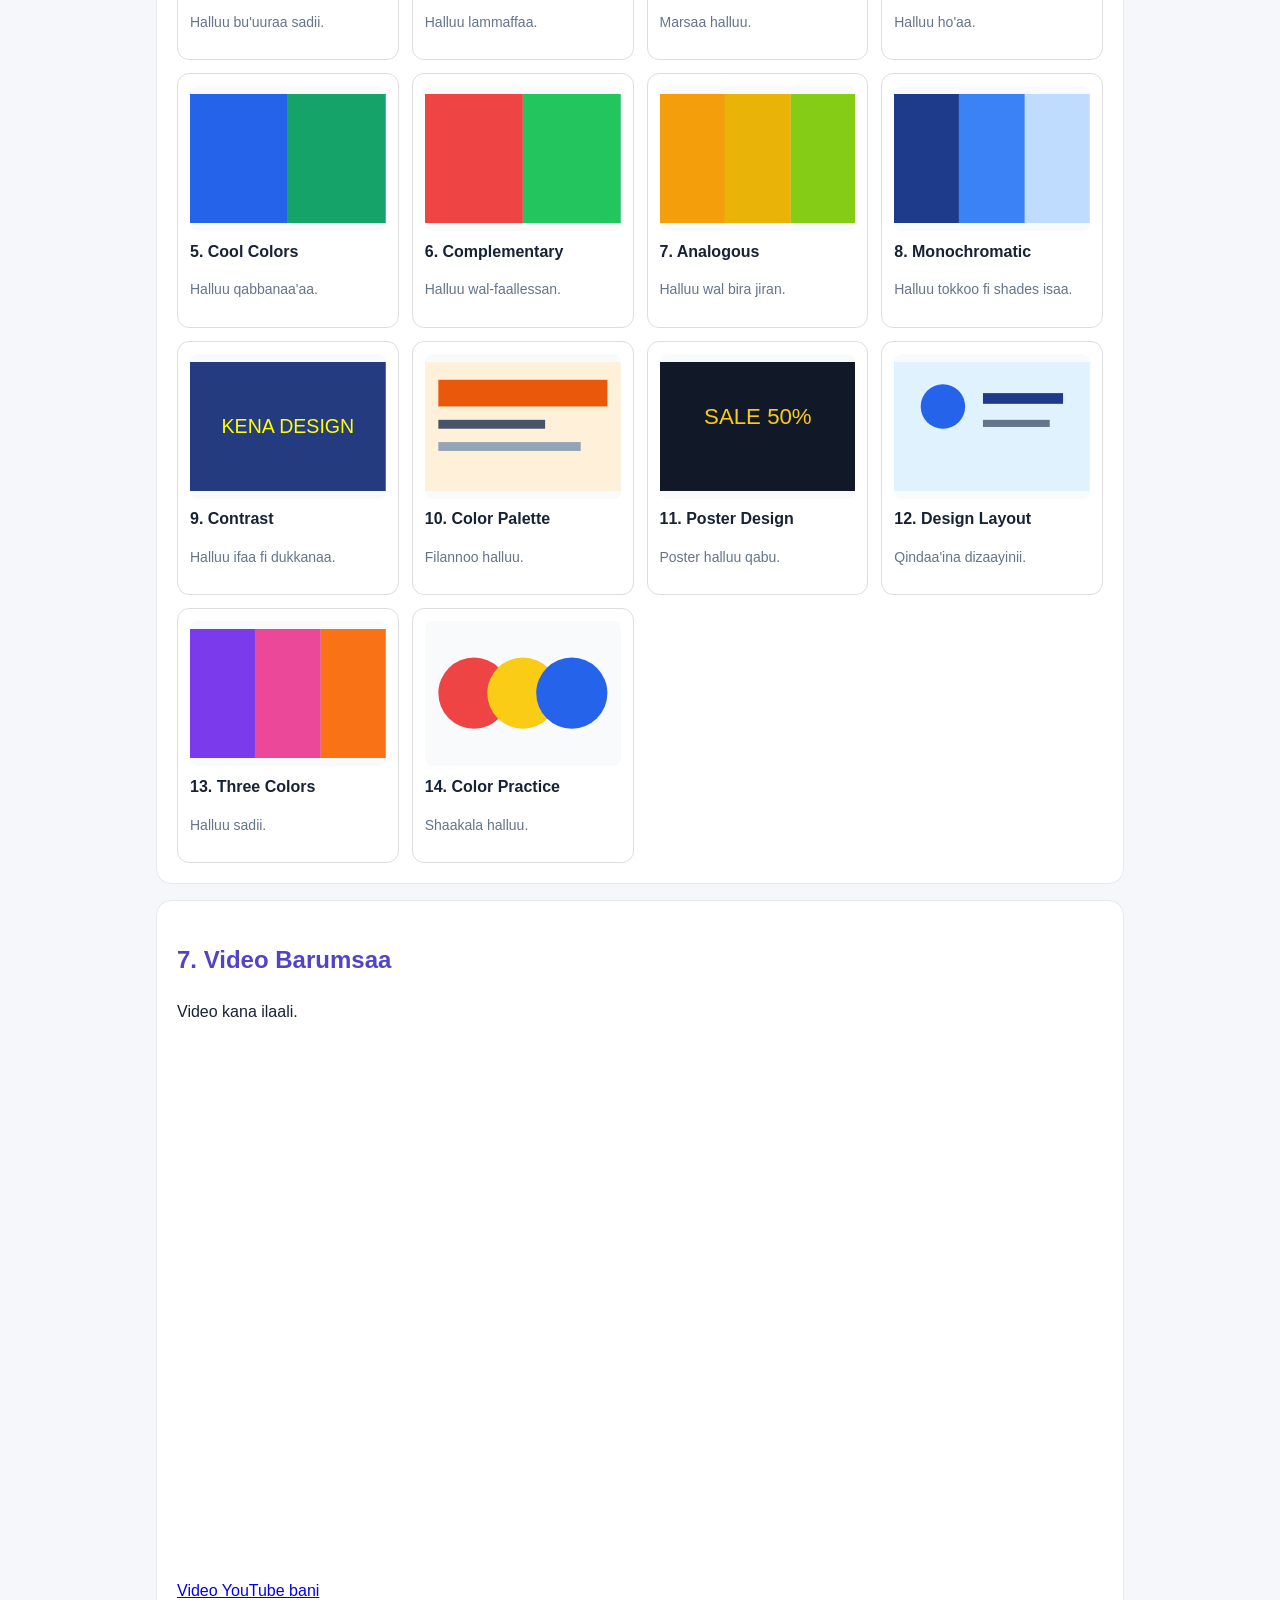
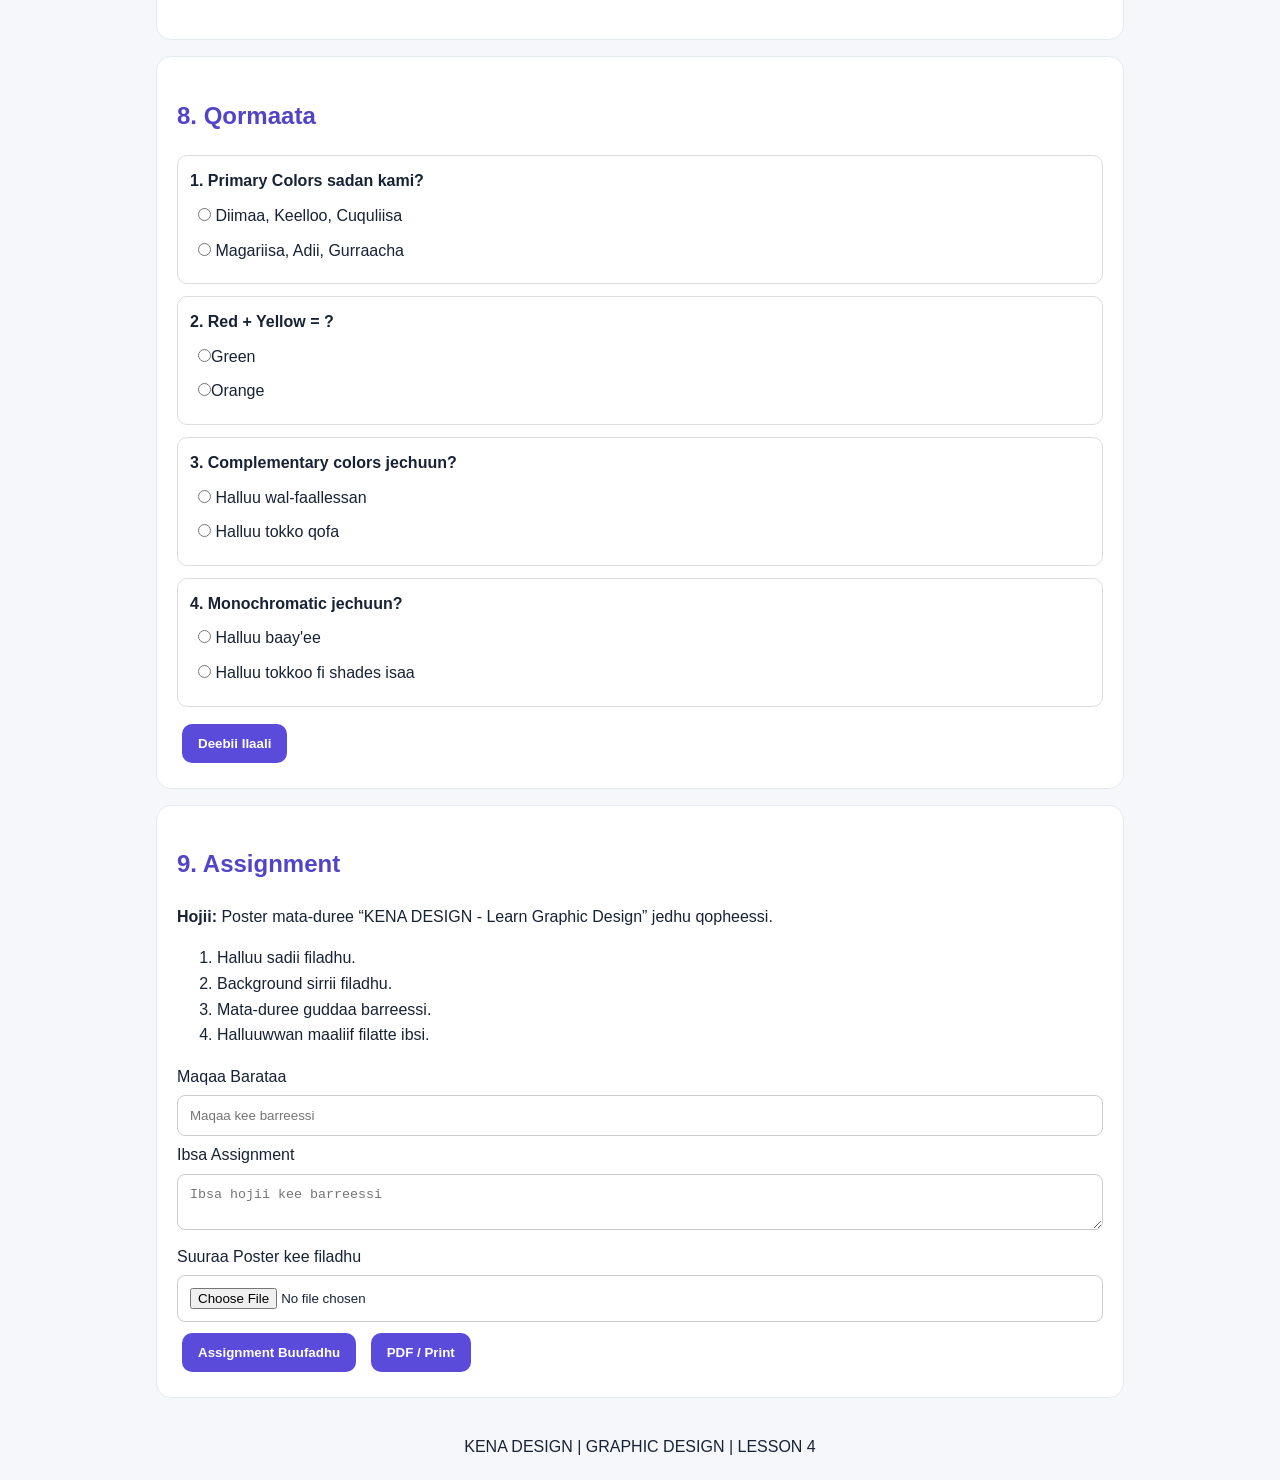
<file: lesson4.html>
<!DOCTYPE html>
<html lang="om">
<head>
<meta charset="UTF-8">
<meta name="viewport" content="width=device-width, initial-scale=1.0">
<title>KENA DESIGN - Lesson 4</title>

<style>
*{box-sizing:border-box}
body{
 margin:0;
 background:#f5f7fb;
 color:#182235;
 font-family:Arial,sans-serif;
 line-height:1.6;
}
header{
 background:linear-gradient(125deg,#171b36,#5144c7);
 color:white;
 padding:30px 18px;
}
.wrap{max-width:1000px;margin:auto;padding:0 16px}
h1{font-size:35px}
nav{display:flex;gap:8px;flex-wrap:wrap;margin-top:20px}
nav a{
 background:#ffffff25;
 color:white;
 padding:9px;
 border-radius:8px;
 text-decoration:none;
}
main{padding:20px 0}
.card{
 background:white;
 border:1px solid #e5e9f2;
 border-radius:15px;
 padding:20px;
 margin:16px 0;
}
h2{color:#5144c7}
.grid{
 display:grid;
 grid-template-columns:repeat(auto-fit,minmax(210px,1fr));
 gap:13px;
}
.visual{
 border:1px solid #ddd;
 border-radius:12px;
 padding:12px;
 background:white;
}
.visual svg{
 width:100%;
 height:145px;
 background:#f8fafc;
 border-radius:8px;
}
.visual p{font-size:14px;color:#64748b}
button{
 border:0;
 border-radius:10px;
 padding:12px 16px;
 background:#5b4bdb;
 color:white;
 font-weight:bold;
 cursor:pointer;
 margin:5px;
}
input,textarea{
 width:100%;
 padding:12px;
 border:1px solid #ccc;
 border-radius:8px;
 margin:6px 0;
}
input[type=radio]{width:auto}
.q{
 border:1px solid #ddd;
 border-radius:10px;
 padding:12px;
 margin:12px 0;
}
.q label{display:block;margin:8px}
.video{
 position:relative;
 padding-bottom:56.25%;
 height:0;
 overflow:hidden;
}
.video iframe{
 position:absolute;
 width:100%;
 height:100%;
 border:0;
}
.note{
 background:#f0efff;
 padding:12px;
 border-left:4px solid #5144c7;
}
footer{text-align:center;padding:20px}
</style>
</head>

<body>

<header>
<div class="wrap">
<h1>KENA DESIGN</h1>
<h2 style="color:white">LESSON 4: COLOUR THEORY</h2>
<p>Barumsa Halluu - Graphic Design Course</p>

<nav>
<a href="#lesson">Barumsa</a>
<a href="#gallery">Suuraa</a>
<a href="#video">Video</a>
<a href="#quiz">Qormaata</a>
<a href="#assignment">Assignment</a>
</nav>
</div>
</header>

<main class="wrap">

<section class="card" id="lesson">
<h2>1. Kaayyoo Barumsichaa</h2>

<p>Barumsa kana booda:</p>
<ul>
<li>Halluuwwan bu'uuraa adda baasuu.</li>
<li>Halluuwwan lammaffaa hubachuu.</li>
<li>Halluu ho'aa fi qabbanaa'aa adda baasuu.</li>
<li>Halluu hojii dizaayinii keessatti fayyadamuu.</li>
</ul>

<h2>2. Primary Colors</h2>
<p>Halluuwwan bu'uuraa sadii:</p>

<p>🔴 Red - Diimaa</p>
<p>🟡 Yellow - Keelloo</p>
<p>🔵 Blue - Cuquliisa</p>

<h2>3. Secondary Colors</h2>
<ul>
<li>Red + Yellow = Orange</li>
<li>Yellow + Blue = Green</li>
<li>Blue + Red = Purple</li>
</ul>

<h2>4. Warm and Cool Colors</h2>
<p><b>Warm Colors:</b> Red, Orange, Yellow.</p>
<p><b>Cool Colors:</b> Blue, Green, Purple.</p>

<h2>5. Color Harmony</h2>
<ul>
<li>Complementary Colors</li>
<li>Analogous Colors</li>
<li>Monochromatic Colors</li>
</ul>
</section>

<section class="card" id="gallery">
<h2>6. Fakkiiwwan Barumsaa (14)</h2>

<div class="grid">

<div class="visual">
<svg viewBox="0 0 220 145">
<rect width="73" height="145" fill="#e53935"/>
<rect x="73" width="74" height="145" fill="#f5c400"/>
<rect x="147" width="73" height="145" fill="#2456c7"/>
</svg>
<b>1. Primary Colors</b>
<p>Halluu bu'uuraa sadii.</p>
</div>

<div class="visual">
<svg viewBox="0 0 220 145">
<rect width="73" height="145" fill="#e97824"/>
<rect x="73" width="74" height="145" fill="#239b61"/>
<rect x="147" width="73" height="145" fill="#7042a5"/>
</svg>
<b>2. Secondary Colors</b>
<p>Halluu lammaffaa.</p>
</div>

<div class="visual">
<svg viewBox="0 0 220 145">
<circle cx="110" cy="72" r="60" fill="#ef4444"/>
<path d="M110 72 L110 12 A60 60 0 0 1 162 42Z" fill="#facc15"/>
<path d="M110 72 L162 42 A60 60 0 0 1 162 102Z" fill="#2563eb"/>
</svg>
<b>3. Color Wheel</b>
<p>Marsaa halluu.</p>
</div>

<div class="visual">
<svg viewBox="0 0 220 145">
<rect width="110" height="145" fill="#ef4444"/>
<rect x="110" width="110" height="145" fill="#f59e0b"/>
</svg>
<b>4. Warm Colors</b>
<p>Halluu ho'aa.</p>
</div>

<div class="visual">
<svg viewBox="0 0 220 145">
<rect width="110" height="145" fill="#2563eb"/>
<rect x="110" width="110" height="145" fill="#16a36a"/>
</svg>
<b>5. Cool Colors</b>
<p>Halluu qabbanaa'aa.</p>
</div>

<div class="visual">
<svg viewBox="0 0 220 145">
<rect width="110" height="145" fill="#ef4444"/>
<rect x="110" width="110" height="145" fill="#22c55e"/>
</svg>
<b>6. Complementary</b>
<p>Halluu wal-faallessan.</p>
</div>

<div class="visual">
<svg viewBox="0 0 220 145">
<rect width="73" height="145" fill="#f59e0b"/>
<rect x="73" width="74" height="145" fill="#eab308"/>
<rect x="147" width="73" height="145" fill="#84cc16"/>
</svg>
<b>7. Analogous</b>
<p>Halluu wal bira jiran.</p>
</div>

<div class="visual">
<svg viewBox="0 0 220 145">
<rect width="73" height="145" fill="#1e3a8a"/>
<rect x="73" width="74" height="145" fill="#3b82f6"/>
<rect x="147" width="73" height="145" fill="#bfdbfe"/>
</svg>
<b>8. Monochromatic</b>
<p>Halluu tokkoo fi shades isaa.</p>
</div>

<div class="visual">
<svg viewBox="0 0 220 145">
<rect width="220" height="145" fill="#243b80"/>
<text x="110" y="80" fill="yellow"
font-size="22" text-anchor="middle">KENA DESIGN</text>
</svg>
<b>9. Contrast</b>
<p>Halluu ifaa fi dukkanaa.</p>
</div>

<div class="visual">
<svg viewBox="0 0 220 145">
<rect width="220" height="145" fill="#fff0d9"/>
<rect x="15" y="20" width="190" height="30" fill="#ea580c"/>
<rect x="15" y="65" width="120" height="10" fill="#475569"/>
<rect x="15" y="90" width="160" height="10" fill="#94a3b8"/>
</svg>
<b>10. Color Palette</b>
<p>Filannoo halluu.</p>
</div>

<div class="visual">
<svg viewBox="0 0 220 145">
<rect width="220" height="145" fill="#111827"/>
<text x="110" y="70" fill="#facc15"
font-size="25" text-anchor="middle">SALE 50%</text>
</svg>
<b>11. Poster Design</b>
<p>Poster halluu qabu.</p>
</div>

<div class="visual">
<svg viewBox="0 0 220 145">
<rect width="220" height="145" fill="#e0f2fe"/>
<circle cx="55" cy="50" r="25" fill="#2563eb"/>
<rect x="100" y="35" width="90" height="12" fill="#1e3a8a"/>
<rect x="100" y="65" width="75" height="8" fill="#64748b"/>
</svg>
<b>12. Design Layout</b>
<p>Qindaa'ina dizaayinii.</p>
</div>

<div class="visual">
<svg viewBox="0 0 220 145">
<rect width="73" height="145" fill="#7c3aed"/>
<rect x="73" width="74" height="145" fill="#ec4899"/>
<rect x="147" width="73" height="145" fill="#f97316"/>
</svg>
<b>13. Three Colors</b>
<p>Halluu sadii.</p>
</div>

<div class="visual">
<svg viewBox="0 0 220 145">
<circle cx="55" cy="72" r="40" fill="#ef4444"/>
<circle cx="110" cy="72" r="40" fill="#facc15"/>
<circle cx="165" cy="72" r="40" fill="#2563eb"/>
</svg>
<b>14. Color Practice</b>
<p>Shaakala halluu.</p>
</div>

</div>
</section>

<section class="card" id="video">
<h2>7. Video Barumsaa</h2>
<p>Video kana ilaali.</p>

<div class="video">
<iframe
src="https://www.youtube-nocookie.com/embed/CSTZG-Dr9MY"
allowfullscreen>
</iframe>
</div>

<p>
<a href="https://www.youtube.com/watch?v=CSTZG-Dr9MY">
Video YouTube bani
</a>
</p>
</section>

<section class="card" id="quiz">
<h2>8. Qormaata</h2>

<div class="q">
<b>1. Primary Colors sadan kami?</b>
<label><input type="radio" name="q1" value="a">
Diimaa, Keelloo, Cuquliisa</label>
<label><input type="radio" name="q1" value="b">
Magariisa, Adii, Gurraacha</label>
</div>

<div class="q">
<b>2. Red + Yellow = ?</b>
<label><input type="radio" name="q2" value="a">Green</label>
<label><input type="radio" name="q2" value="b">Orange</label>
</div>

<div class="q">
<b>3. Complementary colors jechuun?</b>
<label><input type="radio" name="q3" value="a">
Halluu wal-faallessan</label>
<label><input type="radio" name="q3" value="b">
Halluu tokko qofa</label>
</div>

<div class="q">
<b>4. Monochromatic jechuun?</b>
<label><input type="radio" name="q4" value="a">
Halluu baay'ee</label>
<label><input type="radio" name="q4" value="b">
Halluu tokkoo fi shades isaa</label>
</div>

<button onclick="checkQuiz()">Deebii Ilaali</button>
<div id="quizResult"></div>
</section>

<section class="card" id="assignment">
<h2>9. Assignment</h2>

<p><b>Hojii:</b> Poster mata-duree
“KENA DESIGN - Learn Graphic Design”
jedhu qopheessi.</p>

<ol>
<li>Halluu sadii filadhu.</li>
<li>Background sirrii filadhu.</li>
<li>Mata-duree guddaa barreessi.</li>
<li>Halluuwwan maaliif filatte ibsi.</li>
</ol>

<label>Maqaa Barataa</label>
<input id="student" placeholder="Maqaa kee barreessi">

<label>Ibsa Assignment</label>
<textarea id="work" placeholder="Ibsa hojii kee barreessi"></textarea>

<label>Suuraa Poster kee filadhu</label>
<input type="file" id="file" accept="image/*">

<button onclick="downloadAssignment()">
Assignment Buufadhu
</button>

<button onclick="window.print()">
PDF / Print
</button>

<div id="assignmentResult"></div>
</section>

</main>

<footer>
KENA DESIGN | GRAPHIC DESIGN | LESSON 4
</footer>

<script>
function checkQuiz(){

const answers={
q1:"a",
q2:"b",
q3:"a",
q4:"b"
};

let score=0;
let done=0;

for(const [q,a] of Object.entries(answers)){
const p=document.querySelector(
'input[name="'+q+'"]:checked'
);

if(p){
done++;
if(p.value===a)score++;
}
}

const result=document.getElementById("quizResult");

if(done<4){
result.innerHTML="Gaaffii hunda deebisi.";
return;
}

result.innerHTML=
"Bu'aa kee: "+score+"/4";
}

function downloadAssignment(){

const name=document.getElementById("student").value.trim();
const work=document.getElementById("work").value.trim();

if(!name || !work){
document.getElementById("assignmentResult").innerHTML=
"Maqaa fi ibsa guuti.";
return;
}

const content=
"KENA DESIGN - LESSON 4 ASSIGNMENT\n"+
"Barataa: "+name+"\n\n"+
"Ibsa hojii:\n"+work;

const blob=new Blob([content],{
type:"text/plain;charset=utf-8"
});

const url=URL.createObjectURL(blob);
const a=document.createElement("a");

a.href=url;
a.download="KENA_DESIGN_Assignment.txt";
a.click();

URL.revokeObjectURL(url);

document.getElementById("assignmentResult").innerHTML=
"Assignment buufachuun jalqabame.";
}
</script>

</body>
</html>
</file>
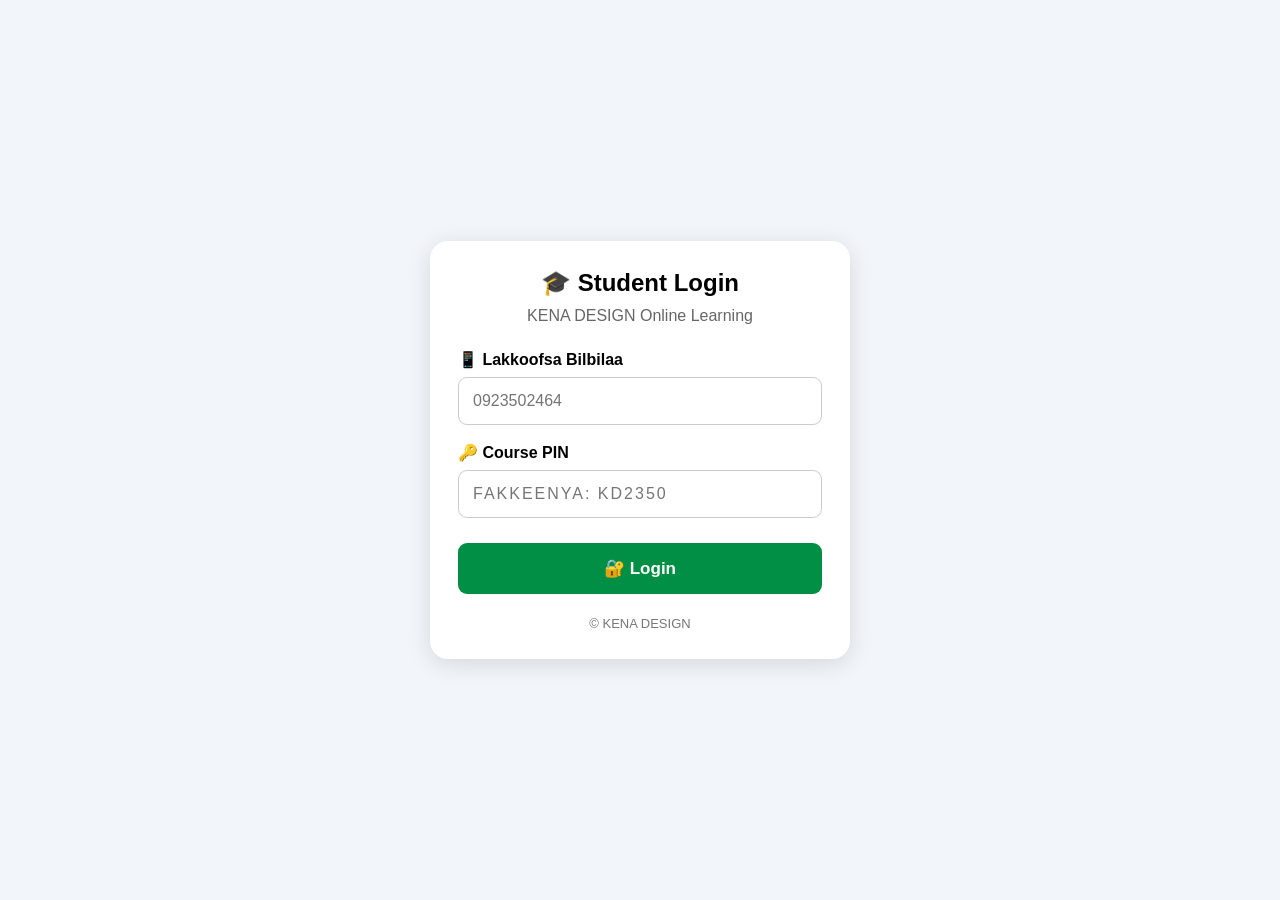
<file: login.html>
<!DOCTYPE html>
<html lang="om">

<head>

  <meta charset="UTF-8">

  <meta
    name="viewport"
    content="width=device-width, initial-scale=1.0"
  >

  <title>KENA DESIGN - Student Login</title>

  <style>

    * {
      box-sizing: border-box;
      font-family: Arial, sans-serif;
    }

    body {
      margin: 0;
      min-height: 100vh;
      background: #f2f5f9;

      display: flex;
      justify-content: center;
      align-items: center;

      padding: 20px;
    }

    .login-box {
      width: 100%;
      max-width: 420px;

      background: white;

      padding: 28px;

      border-radius: 18px;

      box-shadow:
        0 5px 25px rgba(0,0,0,0.12);
    }

    h2 {
      text-align: center;
      margin: 0 0 10px;
    }

    .subtitle {
      text-align: center;
      color: #666;
      margin-bottom: 25px;
    }

    label {
      display: block;

      font-weight: bold;

      margin-top: 18px;
      margin-bottom: 8px;
    }

    input {
      width: 100%;

      padding: 14px;

      border: 1px solid #ccc;

      border-radius: 9px;

      font-size: 16px;

      outline: none;
    }

    input:focus {
      border-color: #008f45;

      box-shadow:
        0 0 0 2px
        rgba(0,143,69,0.1);
    }

    #pin {
      text-transform: uppercase;
      letter-spacing: 2px;
    }

    button {
      width: 100%;

      padding: 15px;

      border: none;

      border-radius: 9px;

      background: #008f45;

      color: white;

      font-size: 17px;

      font-weight: bold;

      cursor: pointer;

      margin-top: 25px;
    }

    button:hover {
      background: #007238;
    }

    button:disabled {
      opacity: 0.6;
      cursor: not-allowed;
    }

    #message {
      display: none;

      padding: 14px;

      border-radius: 9px;

      text-align: center;

      margin-top: 18px;

      line-height: 1.5;
    }

    .info {
      background: #eef7ff;
      color: #285577;
    }

    .success {
      background: #e8f8ee;
      color: #126331;
    }

    .error {
      background: #ffe8e8;
      color: #8b1e1e;
    }

    .footer {
      text-align: center;

      margin-top: 22px;

      color: #777;

      font-size: 13px;
    }

  </style>

</head>


<body>


<div class="login-box">

  <h2>
    🎓 Student Login
  </h2>

  <div class="subtitle">
    KENA DESIGN Online Learning
  </div>


  <!-- PHONE -->

  <label for="phone">
    📱 Lakkoofsa Bilbilaa
  </label>

  <input
    type="tel"
    id="phone"
    placeholder="0923502464"
    maxlength="10"
    inputmode="numeric"
  >


  <!-- COURSE PIN -->

  <label for="pin">
    🔑 Course PIN
  </label>

  <input
    type="text"
    id="pin"
    placeholder="Fakkeenya: KD2350"
    maxlength="6"
    minlength="6"
    autocomplete="off"
  >


  <button
    id="loginBtn"
    type="button"
    onclick="loginStudent()"
  >
    🔐 Login
  </button>


  <div id="message"></div>


  <div class="footer">
    © KENA DESIGN
  </div>

</div>


<script>


/* ==========================================
   SUPABASE
========================================== */

const SUPABASE_URL =
  "https://baoczizarrnzxwguyili.supabase.co";


/* ==========================================
   LOGIN EDGE FUNCTION
========================================== */

const LOGIN_URL =
  SUPABASE_URL +
  "/functions/v1/student-login";


/* ==========================================
   ELEMENTS
========================================== */

const phoneInput =
  document.getElementById("phone");

const pinInput =
  document.getElementById("pin");

const loginBtn =
  document.getElementById("loginBtn");

const messageBox =
  document.getElementById("message");


/* ==========================================
   PHONE
========================================== */

phoneInput.addEventListener(
  "input",
  function () {

    this.value =
      this.value
        .replace(/[^0-9]/g, "")
        .slice(0, 10);

  }
);


/* ==========================================
   PIN
========================================== */

pinInput.addEventListener(
  "input",
  function () {

    this.value =
      this.value
        .toUpperCase()
        .replace(/[^A-Z0-9]/g, "")
        .slice(0, 6);

  }
);


/* ==========================================
   MESSAGE
========================================== */

function showMessage(
  text,
  type
) {

  messageBox.style.display =
    "block";

  messageBox.textContent =
    text;

  messageBox.className = "";

  messageBox.id = "message";

  messageBox.classList.add(type);

}


/* ==========================================
   LOGIN
========================================== */

async function loginStudent() {

  const phone =
    phoneInput.value.trim();

  const pin =
    pinInput.value
      .trim()
      .toUpperCase();


  /* PHONE */

  if (
    !/^(09|07)[0-9]{8}$/.test(phone)
  ) {

    showMessage(
      "❌ Lakkoofsa bilbilaa sirrii galchi.",
      "error"
    );

    return;
  }


  /* PIN */

  if (
    !/^KD[0-9]{4}$/.test(pin)
  ) {

    showMessage(
      "❌ Course PIN sirrii miti. Fakkeenya: KD2350",
      "error"
    );

    return;
  }


  /* LOADING */

  loginBtn.disabled = true;

  loginBtn.textContent =
    "⏳ Login...";

  showMessage(
    "Mee xiqqoo eegi...",
    "info"
  );


  try {

    const response =
      await fetch(
        LOGIN_URL,
        {
          method: "POST",

          headers: {
            "Content-Type":
              "application/json"
          },

          body: JSON.stringify({
            phone: phone,
            pin: pin
          })
        }
      );


    const responseText =
      await response.text();

    let data = null;

    try {

      data =
        responseText
          ? JSON.parse(responseText)
          : null;

    } catch (e) {

      data = null;

    }


    /* SERVER ERROR */

    if (!response.ok) {

      showMessage(
        data?.error ||
        data?.message ||
        "❌ Login hin milkoofne.",
        "error"
      );

      return;
    }


    /* LOGIN FAILED */

    if (
      !data ||
      !data.success
    ) {

      showMessage(
        data?.error ||
        "❌ Login hin milkoofne.",
        "error"
      );

      return;
    }


    /* LOGIN SUCCESS */

    localStorage.setItem(
      "loggedIn",
      "true"
    );

    localStorage.setItem(
      "student",
      JSON.stringify(
        data.student
      )
    );


    showMessage(
      "✅ Login milkaa'eera! Dashboard banamaa jira...",
      "success"
    );


    /* DASHBOARD */

    setTimeout(
      function () {

        window.location.href = "https://ameegizachew-kena.github.io/kena-design-/dashboard.html";

      },
      1000
    );


  } catch (error) {

    console.error(
      "LOGIN ERROR:",
      error
    );

    showMessage(
      "❌ Server waliin wal qunnamuun hin danda'amne.",
      "error"
    );


  } finally {

    loginBtn.disabled =
      false;

    loginBtn.textContent =
      "🔐 Login";

  }

}

</script>

</body>

</html>
</file>
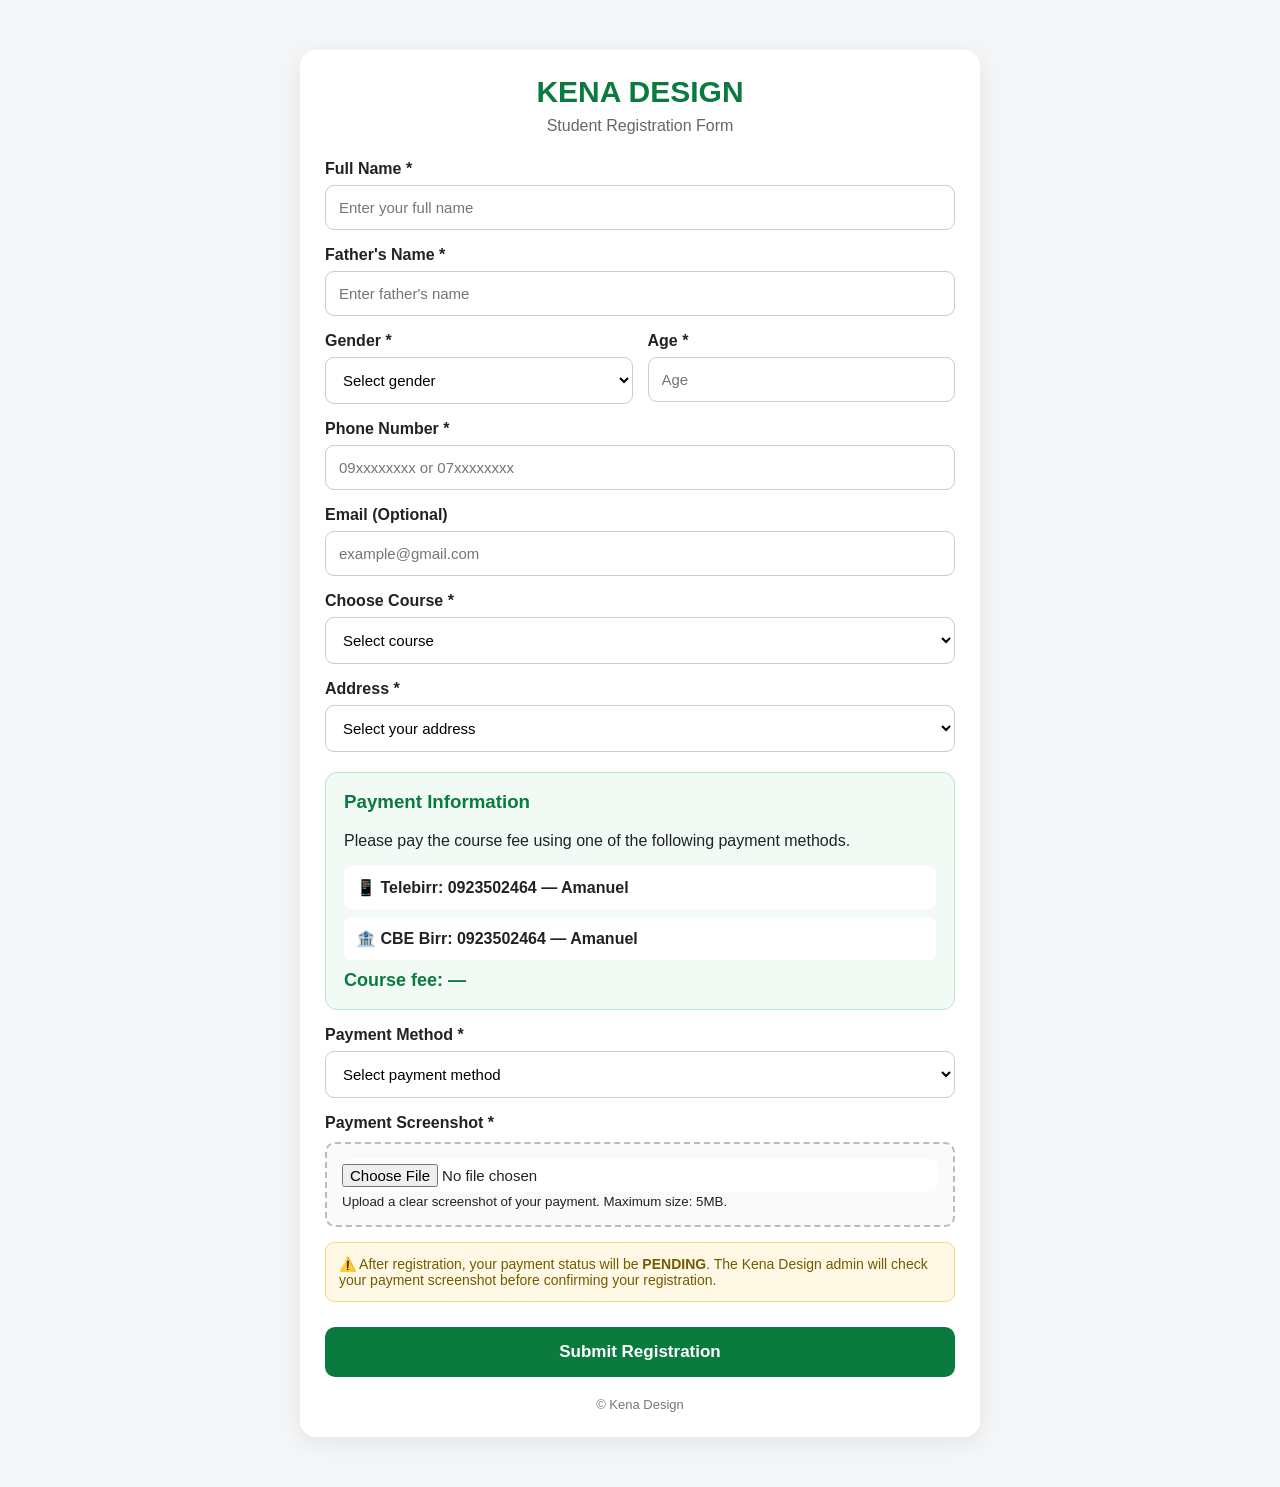
<file: register.html>
<!DOCTYPE html>
<html lang="en">
<head>
  <meta charset="UTF-8">
  <meta name="viewport" content="width=device-width, initial-scale=1.0">

  <title>Kena Design - Registration</title>

  <style>
    * {
      box-sizing: border-box;
    }

    body {
      margin: 0;
      font-family: Arial, sans-serif;
      background: #f4f6f8;
      color: #222;
    }

    .container {
      width: 100%;
      max-width: 720px;
      margin: 30px auto;
      padding: 20px;
    }

    .card {
      background: white;
      border-radius: 16px;
      padding: 25px;
      box-shadow: 0 5px 25px rgba(0,0,0,0.08);
    }

    .logo {
      text-align: center;
      margin-bottom: 25px;
    }

    .logo h1 {
      margin: 0;
      color: #0b7a3e;
      font-size: 30px;
    }

    .logo p {
      margin-top: 8px;
      color: #666;
    }

    label {
      display: block;
      font-weight: bold;
      margin-top: 16px;
      margin-bottom: 7px;
    }

    input,
    select,
    textarea {
      width: 100%;
      padding: 13px;
      border: 1px solid #ccc;
      border-radius: 9px;
      font-size: 15px;
      background: #fff;
    }

    input:focus,
    select:focus,
    textarea:focus {
      outline: none;
      border-color: #0b7a3e;
      box-shadow: 0 0 0 2px rgba(11,122,62,0.1);
    }

    .row {
      display: grid;
      grid-template-columns: 1fr 1fr;
      gap: 15px;
    }

    .payment-box {
      margin-top: 20px;
      padding: 18px;
      border-radius: 12px;
      background: #f1faf5;
      border: 1px solid #bde5cc;
    }

    .payment-box h3 {
      margin-top: 0;
      color: #0b7a3e;
    }

    .account {
      background: white;
      padding: 12px;
      margin-top: 8px;
      border-radius: 8px;
      font-weight: bold;
    }

    .amount {
      margin-top: 10px;
      font-size: 18px;
      font-weight: bold;
      color: #0b7a3e;
    }

    .notice {
      margin-top: 15px;
      padding: 13px;
      border-radius: 9px;
      background: #fff8e5;
      border: 1px solid #f0d98a;
      color: #735b00;
      font-size: 14px;
    }

    .file-box {
      margin-top: 10px;
      padding: 15px;
      border: 2px dashed #bbb;
      border-radius: 10px;
      background: #fafafa;
    }

    .file-box input {
      border: none;
      padding: 5px 0;
    }

    button {
      width: 100%;
      margin-top: 25px;
      padding: 15px;
      border: none;
      border-radius: 10px;
      background: #0b7a3e;
      color: white;
      font-size: 17px;
      font-weight: bold;
      cursor: pointer;
    }

    button:hover {
      background: #075d2f;
    }

    button:disabled {
      background: #999;
      cursor: not-allowed;
    }

    .message {
      display: none;
      margin-top: 18px;
      padding: 15px;
      border-radius: 10px;
      font-weight: bold;
      line-height: 1.5;
    }

    .success {
      background: #e8f8ee;
      border: 1px solid #9ed5b1;
      color: #126331;
    }

    .error {
      background: #ffecec;
      border: 1px solid #e5aaaa;
      color: #9b1c1c;
    }

    .hidden {
      display: none;
    }

    .footer {
      text-align: center;
      margin-top: 20px;
      color: #777;
      font-size: 13px;
    }

    .loading {
      text-align: center;
      margin-top: 12px;
      color: #0b7a3e;
      font-size: 14px;
      display: none;
    }

    @media (max-width: 600px) {
      .container {
        margin: 10px auto;
        padding: 10px;
      }

      .card {
        padding: 18px;
      }

      .row {
        grid-template-columns: 1fr;
        gap: 0;
      }

      .logo h1 {
        font-size: 25px;
      }
    }
  </style>
</head>

<body>

<div class="container">

  <div class="card">

    <div class="logo">
      <h1>KENA DESIGN</h1>
      <p>Student Registration Form</p>
    </div>

    <form id="registrationForm">

      <!-- FULL NAME -->
      <label for="fullname">Full Name *</label>
      <input
        type="text"
        id="fullname"
        name="fullname"
        placeholder="Enter your full name"
        required
      >

      <!-- FATHER NAME -->
      <label for="fathername">Father's Name *</label>
      <input
        type="text"
        id="fathername"
        name="fathername"
        placeholder="Enter father's name"
        required
      >

      <!-- GENDER + AGE -->
      <div class="row">

        <div>
          <label for="gender">Gender *</label>

          <select
            id="gender"
            name="gender"
            required
          >
            <option value="">Select gender</option>
            <option value="Male">Male</option>
            <option value="Female">Female</option>
          </select>
        </div>

        <div>
          <label for="age">Age *</label>

          <input
            type="number"
            id="age"
            name="age"
            min="10"
            max="100"
            placeholder="Age"
            required
          >
        </div>

      </div>

      <!-- PHONE -->
      <label for="phone">Phone Number *</label>

      <input
        type="tel"
        id="phone"
        name="phone"
        placeholder="09xxxxxxxx or 07xxxxxxxx"
        maxlength="10"
        pattern="(09|07)[0-9]{8}"
        required
      >

      <!-- EMAIL -->
      <label for="email">Email (Optional)</label>

      <input
        type="email"
        id="email"
        name="email"
        placeholder="example@gmail.com"
      >

      <!-- COURSE -->
      <label for="course">Choose Course *</label>

      <select
        id="course"
        name="course"
        required
      >

        <option value="">Select course</option>

        <option
          value="Video Editing"
          data-price="530"
        >
          Video Editing - 530 ETB
        </option>

        <option
          value="Web Design"
          data-price="1000"
        >
          Web Design - 1,000 ETB
        </option>

        <option
          value="Graphic Design"
          data-price="400"
        >
          Graphic Design - 400 ETB
        </option>

        <option
          value="Digital Marketing"
          data-price="400"
        >
          Digital Marketing - 400 ETB
        </option>

        <option
          value="Photography"
          data-price="400"
        >
          Photography - 400 ETB
        </option>

        <option
          value="Flayer Package"
          data-price="400"
        >
          Flayer Package - 400 ETB
        </option>

        <option
          value="YouTube Thumbnail"
          data-price="400"
        >
          YouTube Thumbnail - 400 ETB
        </option>

        <option
          value="Poster Design"
          data-price="400"
        >
          Poster Design - 400 ETB
        </option>

      </select>

      <!-- ADDRESS -->
      <label for="address">Address *</label>

      <select
        id="address"
        name="address"
        required
      >

        <option value="">
          Select your address
        </option>

        <option value="Finfinnee">
          Finfinnee
        </option>

        <option value="Adamaa">
          Adamaa
        </option>

        <option value="Bishooftuu">
          Bishooftuu
        </option>

        <option value="Jimmaa">
          Jimmaa
        </option>

        <option value="Baahir Daar">
          Baahir Daar
        </option>

        <option value="Dirree Dhawaa">
          Dirree Dhawaa
        </option>

        <option value="Maqalee">
          Maqalee
        </option>

        <option value="Naqamtee">
          Naqamtee
        </option>

        <option value="Harar">
          Harar
        </option>

        <option value="Booranaa">
          Booranaa
        </option>

        <option value="Wallaggaa">
          Wallaggaa
        </option>

        <option value="Arsii">
          Arsii
        </option>

        <option value="Bale">
          Bale
        </option>

        <option value="Guji">
          Guji
        </option>

        <option value="Shambu">
          Shambu
        </option>

        <option value="Amboo">
          Amboo
        </option>

        <option value="Baakko">
          Baakko
        </option>

        <option value="Saqalaa">
          Saqalaa
        </option>

        <option value="Gimbi">
          Gimbi
        </option>

        <option value="Najjoo">
          Najjoo
        </option>

        <option value="Mandii">
          Mandii
        </option>

        <option value="Assosa">
          Assosa
        </option>

        <option value="Other">
          Other
        </option>

      </select>

      <!-- OTHER ADDRESS -->
      <div
        id="otherAddressBox"
        class="hidden"
      >

        <label for="other_address">
          Other Address *
        </label>

        <input
          type="text"
          id="other_address"
          name="other_address"
          placeholder="Write your address"
        >

      </div>

      <!-- PAYMENT INFORMATION -->
      <div class="payment-box">

        <h3>
          Payment Information
        </h3>

        <p>
          Please pay the course fee using one
          of the following payment methods.
        </p>

        <div class="account">
          📱 Telebirr:
          <strong>
            0923502464 — Amanuel
          </strong>
        </div>

        <div class="account">
          🏦 CBE Birr:
          <strong>
            0923502464 — Amanuel
          </strong>
        </div>

        <div
          class="amount"
          id="courseAmount"
        >
          Course fee: —
        </div>

      </div>

      <!-- PAYMENT METHOD -->
      <label for="payment_method">
        Payment Method *
      </label>

      <select
        id="payment_method"
        name="payment_method"
        required
      >

        <option value="">
          Select payment method
        </option>

        <option value="Telebirr">
          Telebirr
        </option>

        <option value="CBE Birr">
          CBE Birr
        </option>

      </select>

      <!-- SCREENSHOT -->
      <label for="screenshot">
        Payment Screenshot *
      </label>

      <div class="file-box">

        <input
          type="file"
          id="screenshot"
          name="screenshot"
          accept="image/jpeg,image/png,image/webp"
          required
        >

        <small>
          Upload a clear screenshot of your payment.
          Maximum size: 5MB.
        </small>

      </div>

      <!-- NOTICE -->
      <div class="notice">

        ⚠️ After registration, your payment status
        will be <strong>PENDING</strong>.

        The Kena Design admin will check your
        payment screenshot before confirming
        your registration.

      </div>

      <!-- SUBMIT -->
      <button
        type="submit"
        id="submitBtn"
      >
        Submit Registration
      </button>

      <div
        class="loading"
        id="loadingMessage"
      >
        ⏳ Galmee kee ergaa jira...
        Mee xiqqoo eegi.
      </div>

      <!-- SUCCESS -->
      <div
        id="successMessage"
        class="message success"
      ></div>

      <!-- ERROR -->
      <div
        id="errorMessage"
        class="message error"
      ></div>

    </form>

    <div class="footer">
      © Kena Design
    </div>

  </div>

</div>


<script>

/* =========================================================
   KENA DESIGN EDGE FUNCTION
   ========================================================= */

const EDGE_FUNCTION_URL =
  "https://baoczizarrnzxwguyili.supabase.co/functions/v1/upload-payment-proof";
/* =========================================================
   ELEMENTS
   ========================================================= */

const form =
  document.getElementById(
    "registrationForm"
  );

const course =
  document.getElementById(
    "course"
  );

const address =
  document.getElementById(
    "address"
  );

const otherAddressBox =
  document.getElementById(
    "otherAddressBox"
  );

const otherAddress =
  document.getElementById(
    "other_address"
  );

const courseAmount =
  document.getElementById(
    "courseAmount"
  );

const screenshot =
  document.getElementById(
    "screenshot"
  );

const submitBtn =
  document.getElementById(
    "submitBtn"
  );

const loadingMessage =
  document.getElementById(
    "loadingMessage"
  );

const successMessage =
  document.getElementById(
    "successMessage"
  );

const errorMessage =
  document.getElementById(
    "errorMessage"
  );


/* =========================================================
   COURSE PRICE
   ========================================================= */

course.addEventListener(
  "change",
  function () {

    const selected =
      course.options[
        course.selectedIndex
      ];

    const price =
      selected.getAttribute(
        "data-price"
      );

    if (price) {

      courseAmount.textContent =
        "Course fee: " +
        Number(price).toLocaleString() +
        " ETB";

    } else {

      courseAmount.textContent =
        "Course fee: —";

    }

  }
);


/* =========================================================
   OTHER ADDRESS
   ========================================================= */

address.addEventListener(
  "change",
  function () {

    if (
      address.value === "Other"
    ) {

      otherAddressBox.classList.remove(
        "hidden"
      );

      otherAddress.required = true;

    } else {

      otherAddressBox.classList.add(
        "hidden"
      );

      otherAddress.required = false;

      otherAddress.value = "";

    }

  }
);


/* =========================================================
   PHONE VALIDATION
   ========================================================= */

document
  .getElementById("phone")
  .addEventListener(
    "input",
    function () {

      this.value =
        this.value
          .replace(
            /[^0-9]/g,
            ""
          )
          .slice(
            0,
            10
          );

    }
  );


/* =========================================================
   MESSAGE FUNCTIONS
   ========================================================= */

function showError(
  message
) {

  successMessage.style.display =
    "none";

  loadingMessage.style.display =
    "none";

  errorMessage.style.display =
    "block";

  errorMessage.textContent =
    message;
}


function showSuccess(
  message
) {

  errorMessage.style.display =
    "none";

  loadingMessage.style.display =
    "none";

  successMessage.style.display =
    "block";

  successMessage.textContent =
    message;
}


/* =========================================================
   FORM SUBMIT
   ========================================================= */

form.addEventListener(
  "submit",
  async function (event) {

    event.preventDefault();

    successMessage.style.display =
      "none";

    errorMessage.style.display =
      "none";

    loadingMessage.style.display =
      "block";

    submitBtn.disabled =
      true;

    submitBtn.textContent =
      "Submitting...";


    try {

      /* ---------------------------------------------
         GET VALUES
         --------------------------------------------- */

      const fullname =
        document
          .getElementById(
            "fullname"
          )
          .value
          .trim();

      const fathername =
        document
          .getElementById(
            "fathername"
          )
          .value
          .trim();

      const gender =
        document
          .getElementById(
            "gender"
          )
          .value;

      const age =
        Number(
          document
            .getElementById(
              "age"
            )
            .value
        );

      const phone =
        document
          .getElementById(
            "phone"
          )
          .value
          .trim();

      const email =
        document
          .getElementById(
            "email"
          )
          .value
          .trim();

      const selectedCourse =
        course.value;

      const selectedAddress =
        address.value;

      const selectedOtherAddress =
        otherAddress.value.trim();

      const paymentMethod =
        document
          .getElementById(
            "payment_method"
          )
          .value;


      /* ---------------------------------------------
         PHONE
         --------------------------------------------- */

      const phonePattern =
        /^(09|07)[0-9]{8}$/;

      if (
        !phonePattern.test(
          phone
        )
      ) {

        throw new Error(
          "Phone number sirrii galchi. Fakkeenya: 0912345678"
        );

      }


      /* ---------------------------------------------
         COURSE
         --------------------------------------------- */

      if (
        !selectedCourse
      ) {

        throw new Error(
          "Course tokko filadhu."
        );

      }


      /* ---------------------------------------------
         COURSE PRICE
         --------------------------------------------- */

      const selectedOption =
        course.options[
          course.selectedIndex
        ];

      const paymentAmount =
        Number(
          selectedOption.getAttribute(
            "data-price"
          )
        );


      /* ---------------------------------------------
         ADDRESS
         --------------------------------------------- */

      if (
        !selectedAddress
      ) {

        throw new Error(
          "Address kee filadhu."
        );

      }


      if (
        selectedAddress === "Other" &&
        !selectedOtherAddress
      ) {

        throw new Error(
          "Other address kee barreessi."
        );

      }


      /* ---------------------------------------------
         PAYMENT METHOD
         --------------------------------------------- */

      if (
        !paymentMethod
      ) {

        throw new Error(
          "Payment method filadhu."
        );

      }


      /* ---------------------------------------------
         SCREENSHOT
         --------------------------------------------- */

      if (
        !screenshot.files.length
      ) {

        throw new Error(
          "Payment screenshot olchi."
        );

      }

      const screenshotFile =
        screenshot.files[0];


      /* ---------------------------------------------
         MAX 5MB
         --------------------------------------------- */

      const maxSize =
        5 * 1024 * 1024;

      if (
        screenshotFile.size >
        maxSize
      ) {

        throw new Error(
          "Screenshot 5MB oluu ta'uu hin qabu."
        );

      }


      /* ---------------------------------------------
         FILE TYPE
         --------------------------------------------- */

      const allowedTypes = [
        "image/jpeg",
        "image/png",
        "image/webp"
      ];

      if (
        !allowedTypes.includes(
          screenshotFile.type
        )
      ) {

        throw new Error(
          "Screenshot JPEG, PNG ykn WEBP ta'uu qaba."
        );

      }


      /* =================================================
         SEND EVERYTHING TO EDGE FUNCTION
         ================================================= */

      const formData =
        new FormData();


      formData.append(
        "fullname",
        fullname
      );

      formData.append(
        "fathername",
        fathername
      );

      formData.append(
        "gender",
        gender
      );

      formData.append(
        "age",
        String(age)
      );

      formData.append(
        "phone",
        phone
      );

      formData.append(
        "email",
        email
      );

      formData.append(
        "course",
        selectedCourse
      );

      formData.append(
        "address",
        selectedAddress
      );

      formData.append(
        "other_address",
        selectedAddress === "Other"
          ? selectedOtherAddress
          : ""
      );

      formData.append(
        "payment_status",
        "PENDING"
      );

      formData.append(
        "payment_amount",
        String(paymentAmount)
      );

      formData.append(
        "payment_method",
        paymentMethod
      );

      /*
        Transaction/reference number
        intentionally NOT included.
      */

      formData.append(
        "screenshot",
        screenshotFile
      );


      /* =================================================
         ABORT CONTROLLER
         Prevent endless loading
         ================================================= */

      const controller =
        new AbortController();

      const timeout =
        setTimeout(
          function () {
            controller.abort();
          },
          90000
        );


      let response;

      try {

        response =
          await fetch(
            EDGE_FUNCTION_URL,
            {
              method: "POST",
              body: formData,
              signal: controller.signal
            }
          );

      } finally {

        clearTimeout(
          timeout
        );

      }


      /* =================================================
         READ RESPONSE
         ================================================= */

      const responseText =
        await response.text();

      let result = null;

      try {

        result =
          responseText
            ? JSON.parse(
                responseText
              )
            : null;

      } catch (jsonError) {

        result = null;

      }


      /* =================================================
         EDGE FUNCTION ERROR
         ================================================= */

      if (
        !response.ok
      ) {

        const serverMessage =
          result &&
          (
            result.error ||
            result.message
          )
            ? (
                result.error ||
                result.message
              )
            : responseText ||
              "Server error";

        throw new Error(
          "Galmeen hin milkoofne: " +
          serverMessage
        );

      }


      /* =================================================
         SUCCESS CHECK
         ================================================= */

      if (
        result &&
        result.success === false
      ) {

        throw new Error(
          result.error ||
          "Galmeen hin milkoofne."
        );

      }


      /* =================================================
         SUCCESS
         ================================================= */

      showSuccess(
        "✅ Galmeen kee milkaa'eera! " +
        "Payment status kee PENDING dha. " +
        "Adminiin screenshot payment kee ilaalee " +
        "erga mirkaneesse booda galmeen kee ni mirkanaa'a."
      );


      /* Clear form */

      form.reset();

      courseAmount.textContent =
        "Course fee: —";

      otherAddressBox.classList.add(
        "hidden"
      );

      otherAddress.required =
        false;


    } catch (error) {

      console.error(
        "Registration error:",
        error
      );


      if (
        error.name ===
        "AbortError"
      ) {

        showError(
          "⏳ Server irraa deebiin yeroo dheeraa fudhate. " +
          "Mee Edge Function Logs ilaali; booda irra deebi'ii yaali."
        );

      } else {

        showError(
          error.message ||
          "Dogoggorri hin beekamne uumame."
        );

      }


    } finally {

      submitBtn.disabled =
        false;

      submitBtn.textContent =
        "Submit Registration";

      loadingMessage.style.display =
        "none";

    }

  }
);

</script>

</body>
</html>
</file>
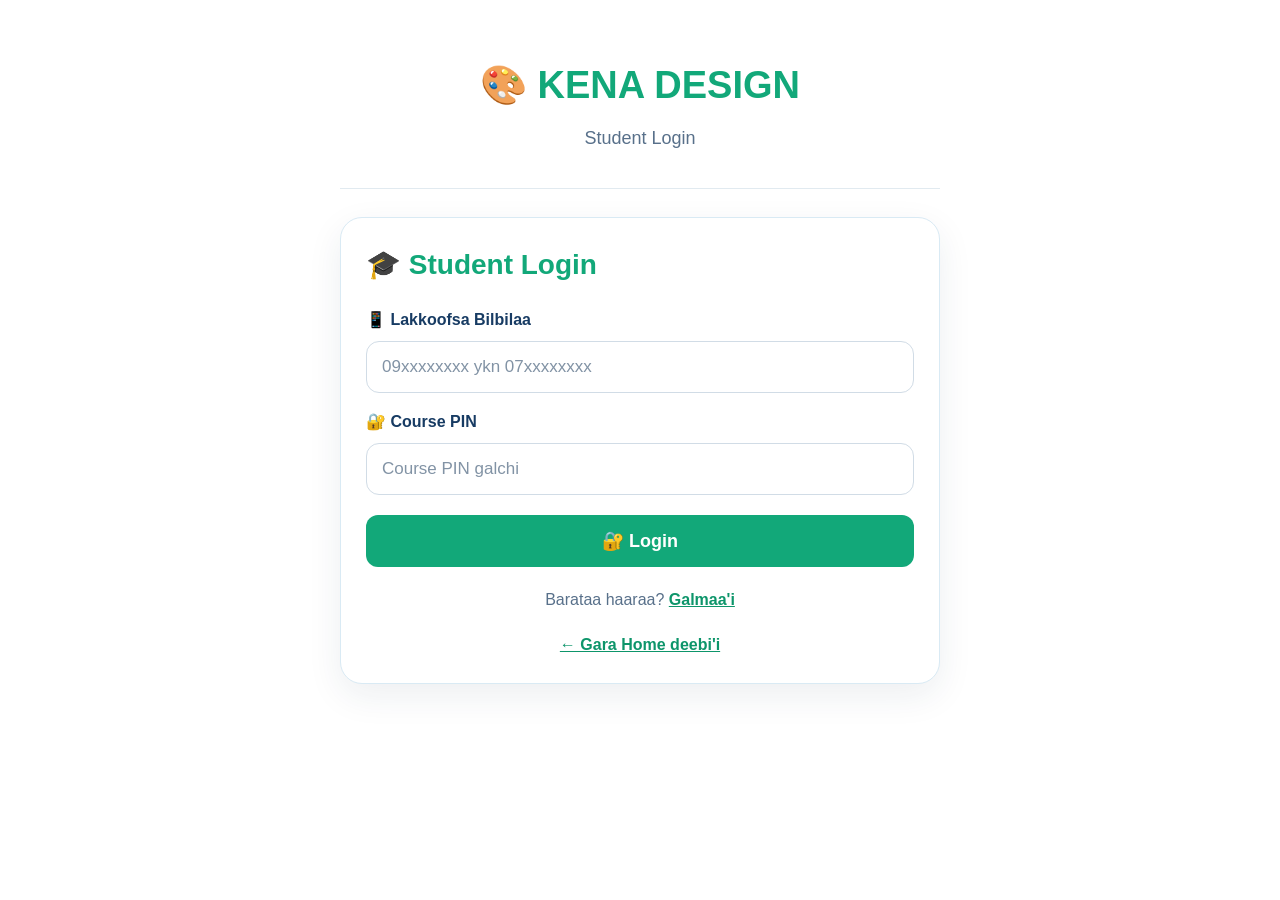
<file: student.html>
<!DOCTYPE html>
<html lang="om">
<head>
<meta charset="UTF-8">
<meta name="viewport" content="width=device-width, initial-scale=1.0">
<meta name="theme-color" content="#ffffff">
<title>KENA DESIGN - Student Login</title>

<style>
*{
  box-sizing:border-box;
  margin:0;
  padding:0;
}

html,body{
  background:#ffffff !important;
  color:#102a43;
  font-family:Arial,Helvetica,sans-serif;
  min-height:100%;
  line-height:1.6;
}

body{
  padding:20px 0;
}

.container{
  width:min(600px,92%);
  margin:auto;
}

header{
  text-align:center;
  padding:35px 10px;
  border-bottom:1px solid #e1eaf0;
  margin-bottom:28px;
  background:#ffffff;
}

header h1{
  color:#12a879;
  font-size:clamp(27px,6vw,38px);
  margin-bottom:8px;
}

header p{
  color:#58708a;
  font-size:18px;
}

.box{
  background:#ffffff !important;
  border:1px solid #d9eaf4;
  border-radius:22px;
  padding:25px;
  box-shadow:0 12px 35px rgba(20,50,80,.08);
}

.box h2{
  color:#12a879;
  font-size:28px;
  margin-bottom:20px;
}

label{
  display:block;
  margin:16px 0 8px;
  font-weight:bold;
  color:#173b63;
}

input{
  width:100%;
  padding:15px;
  border-radius:13px;
  border:1px solid #d1dce6;
  background:#ffffff !important;
  color:#102a43 !important;
  font-size:17px;
  outline:none;
}

input::placeholder{
  color:#8293a5;
}

input:focus{
  border-color:#12a879;
  box-shadow:0 0 0 3px rgba(18,168,121,.10);
}

button,.btn{
  display:flex;
  justify-content:center;
  align-items:center;
  width:100%;
  margin-top:20px;
  padding:15px;
  border:0;
  border-radius:12px;
  background:#12a879;
  color:#ffffff;
  font-size:18px;
  font-weight:bold;
  cursor:pointer;
  text-decoration:none;
}

button:hover,.btn:hover{
  background:#0d956a;
}

button:disabled{
  opacity:.6;
  cursor:wait;
}

.message{
  display:none;
  margin-top:16px;
  padding:13px;
  border-radius:10px;
  overflow-wrap:anywhere;
}

.error{
  display:block;
  background:#fff0f1;
  color:#b42332;
  border:1px solid #ffd1d6;
}

.success{
  display:block;
  background:#e9fbf2;
  color:#087443;
  border:1px solid #b9efd2;
}

.register,.back{
  text-align:center;
  margin-top:20px;
  color:#58708a;
}

.register a,.back a{
  color:#0d956a;
  font-weight:bold;
}

@media(max-width:500px){
  .container{
    width:92%;
  }

  .box{
    padding:20px;
  }

  .box h2{
    font-size:25px;
  }
}
</style>
</head>

<body>

<div class="container">

  <header>
    <h1>🎨 KENA DESIGN</h1>
    <p>Student Login</p>
  </header>

  <section class="box">

    <h2>🎓 Student Login</h2>

    <form id="loginForm">

      <label for="phone">📱 Lakkoofsa Bilbilaa</label>

      <input
        type="tel"
        id="phone"
        placeholder="09xxxxxxxx ykn 07xxxxxxxx"
        maxlength="10"
        autocomplete="tel"
        inputmode="numeric"
        required
      >

      <label for="pin">🔐 Course PIN</label>

      <input
        type="password"
        id="pin"
        placeholder="Course PIN galchi"
        autocomplete="off"
        required
      >

      <button id="loginButton" type="submit">
        🔐 Login
      </button>

      <div
        id="message"
        class="message"
        role="status"
        aria-live="polite"
      ></div>

    </form>

    <div class="register">
      Barataa haaraa?
      <a href="register.html">Galmaa'i</a>
    </div>

    <div class="back">
      <a href="index.html">← Gara Home deebi'i</a>
    </div>

  </section>

</div>

<script>
const LOGIN_URL =
  "https://baoczizarrnzxwguyili.supabase.co/functions/v1/student-login";

const form = document.getElementById("loginForm");
const button = document.getElementById("loginButton");
const message = document.getElementById("message");

function showMessage(text,type){
  message.textContent = text;
  message.className = "message " + type;
}

function normalizePhone(phone){
  let p = phone.replace(/[\s()-]/g,"");

  if(/^\+?251(9|7)\d{8}$/.test(p)){
    p = p.replace(/^\+?251/,"0");
  }

  return p;
}

form.addEventListener("submit", async function(event){
  event.preventDefault();

  message.className = "message";
  message.textContent = "";

  const phone = normalizePhone(
    document.getElementById("phone").value.trim()
  );

  const pin = document.getElementById("pin")
    .value.trim().toUpperCase();

  if(!/^(09|07)\d{8}$/.test(phone)){
    showMessage(
      "Lakkoofsa bilbilaa sirrii galchi: 09xxxxxxxx ykn 07xxxxxxxx.",
      "error"
    );
    return;
  }

  if(!pin){
    showMessage("Course PIN galchi.","error");
    return;
  }

  button.disabled = true;
  button.textContent = "⏳ Seenaa jira...";

  try{
    const response = await fetch(LOGIN_URL,{
      method:"POST",
      headers:{"Content-Type":"application/json"},
      body:JSON.stringify({phone,pin})
    });

    const data = await response.json().catch(()=>({}));

    if(!response.ok || data.success === false){
      throw new Error(
        data.error || data.message || "Login hin milkoofne."
      );
    }

    const student = data.student || data.data || data;

    if(!student || (!student.id && !student.fullname && !student.phone)){
      throw new Error("Odeeffannoon barataa hin argamne.");
    }

    if(
      String(student.payment_status || "").toUpperCase() !== "PAID" ||
      !(
        student.learning_access === true ||
        String(student.learning_access).toLowerCase() === "true" ||
        String(student.learning_access) === "1"
      )
    ){
      throw new Error(
        "Kaffaltiin kee ykn hayyamni barnootaa ammallee hin mirkanoofne. Admin qunnami."
      );
    }

    sessionStorage.setItem(
      "kena_student",
      JSON.stringify(student)
    );

    localStorage.setItem(
      "studentName",
      student.fullname || student.name || ""
    );

    localStorage.setItem(
      "fatherName",
      student.fathername || ""
    );

    localStorage.setItem(
      "studentCourse",
      student.course || ""
    );

    localStorage.setItem(
      "studentPhone",
      student.phone || phone
    );

    localStorage.setItem(
      "studentPayment",
      student.payment_status || ""
    );

    showMessage(
      "Login milkaa'eera. Dashboard banamaa jira...",
      "success"
    );

    setTimeout(function(){
      window.location.replace("dashboard.html");
    },500);

  }catch(error){
    console.error("STUDENT LOGIN ERROR:",error);

    showMessage(
      error.message || "Rakkoo login irratti uumame.",
      "error"
    );

  }finally{
    button.disabled = false;
    button.textContent = "🔐 Login";
  }
});
</script>

</body>
</html>
</file>
